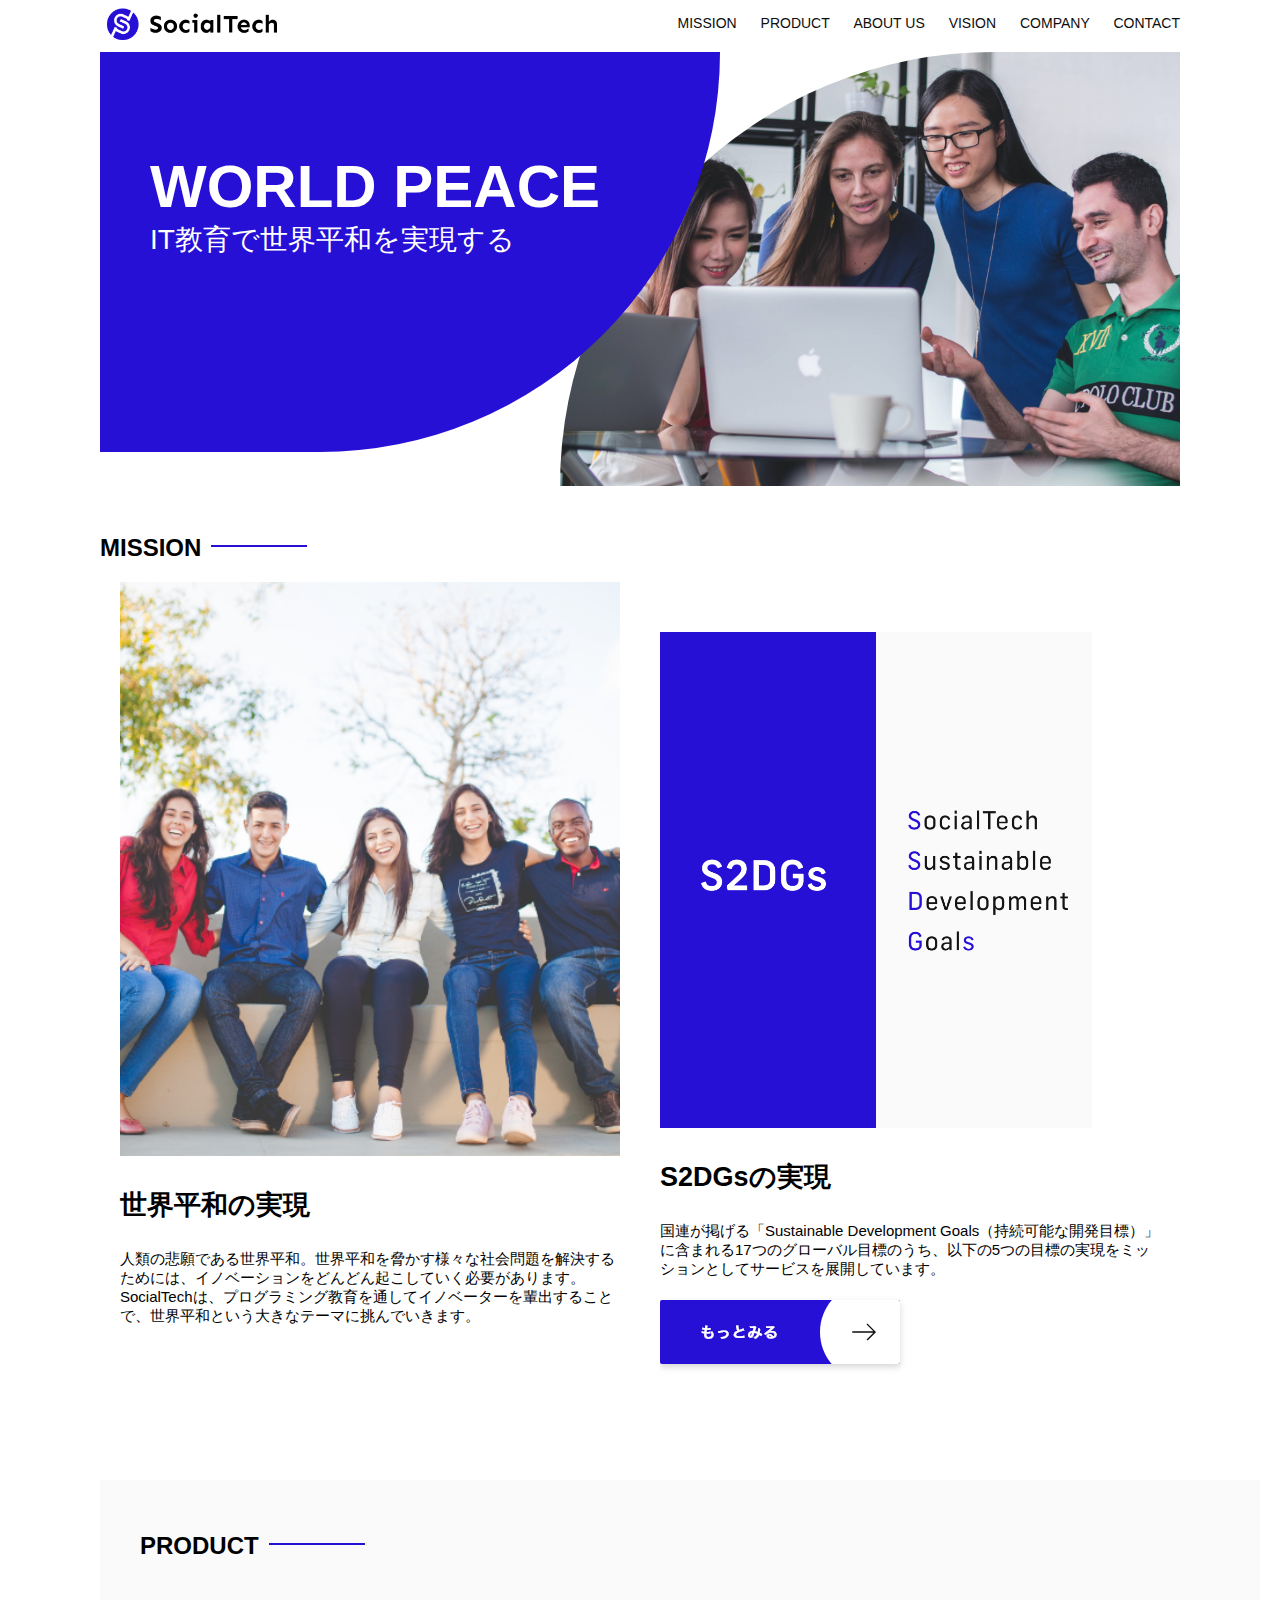
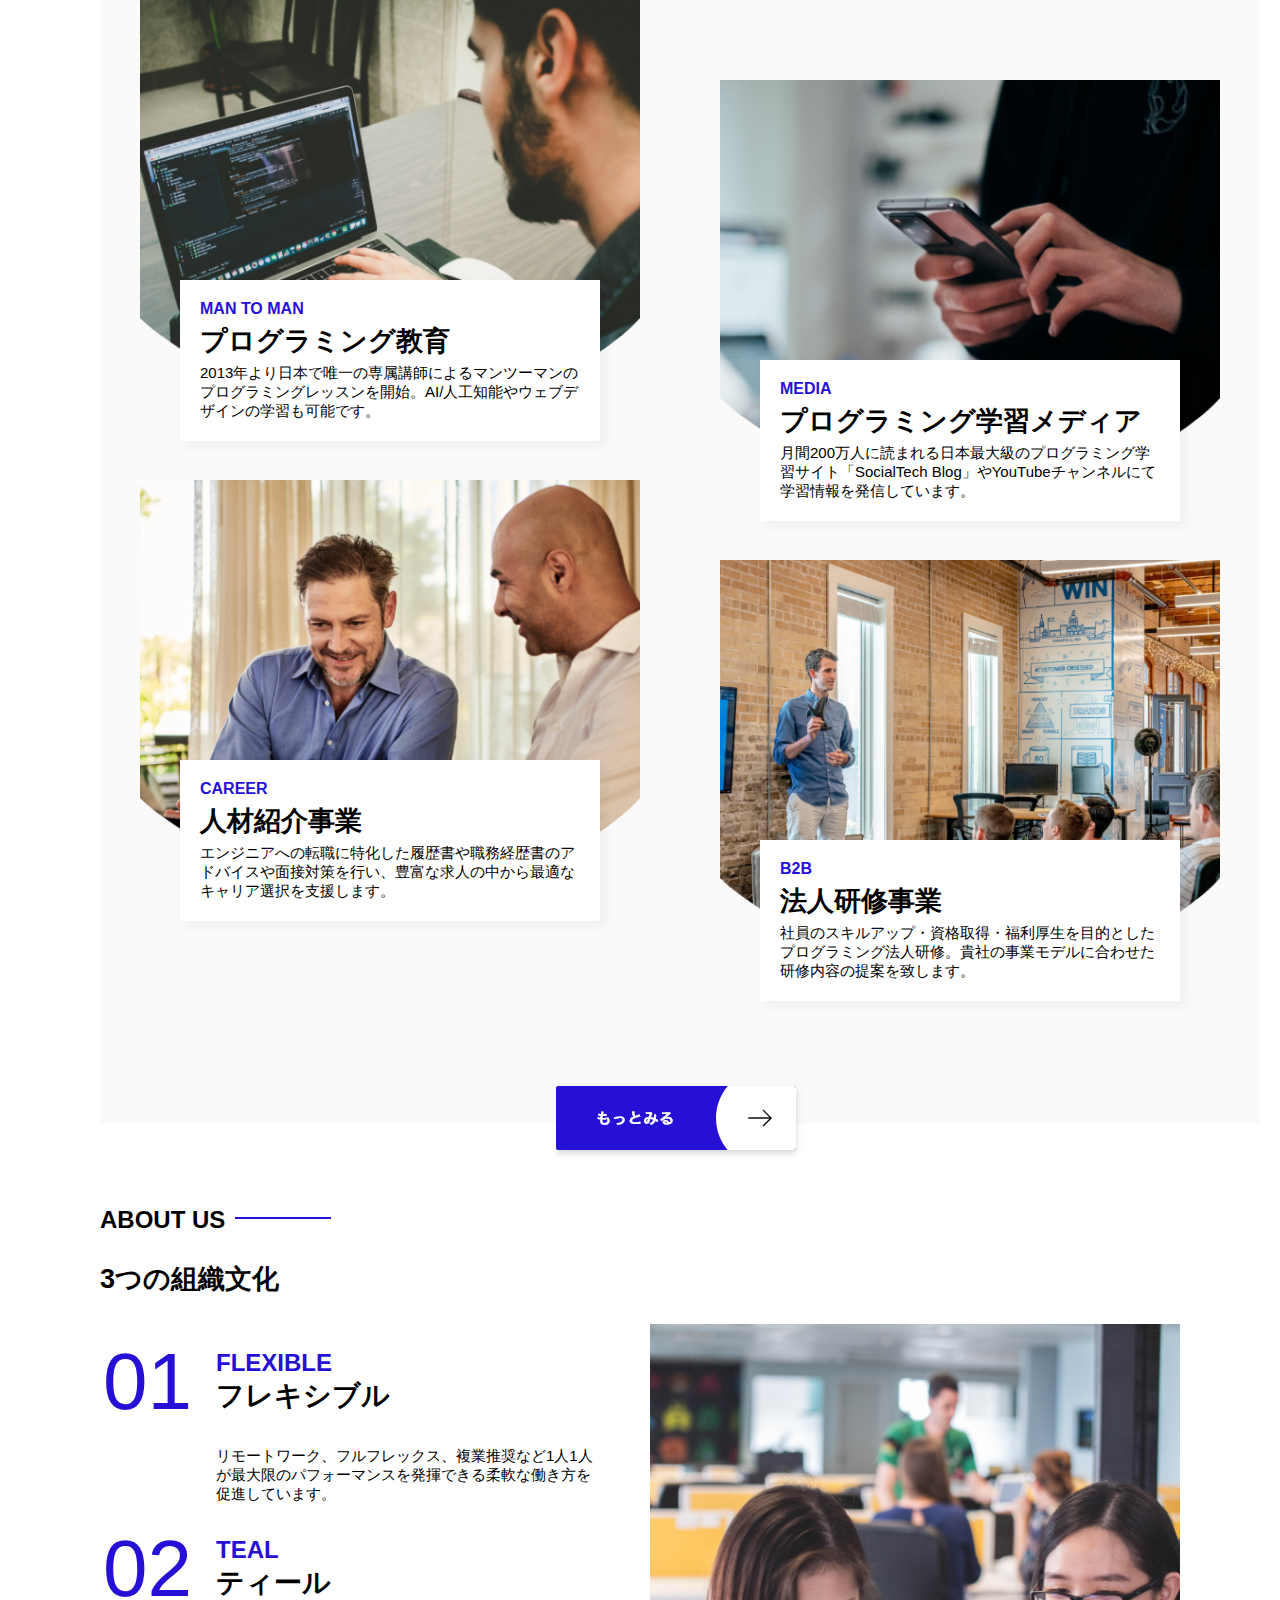
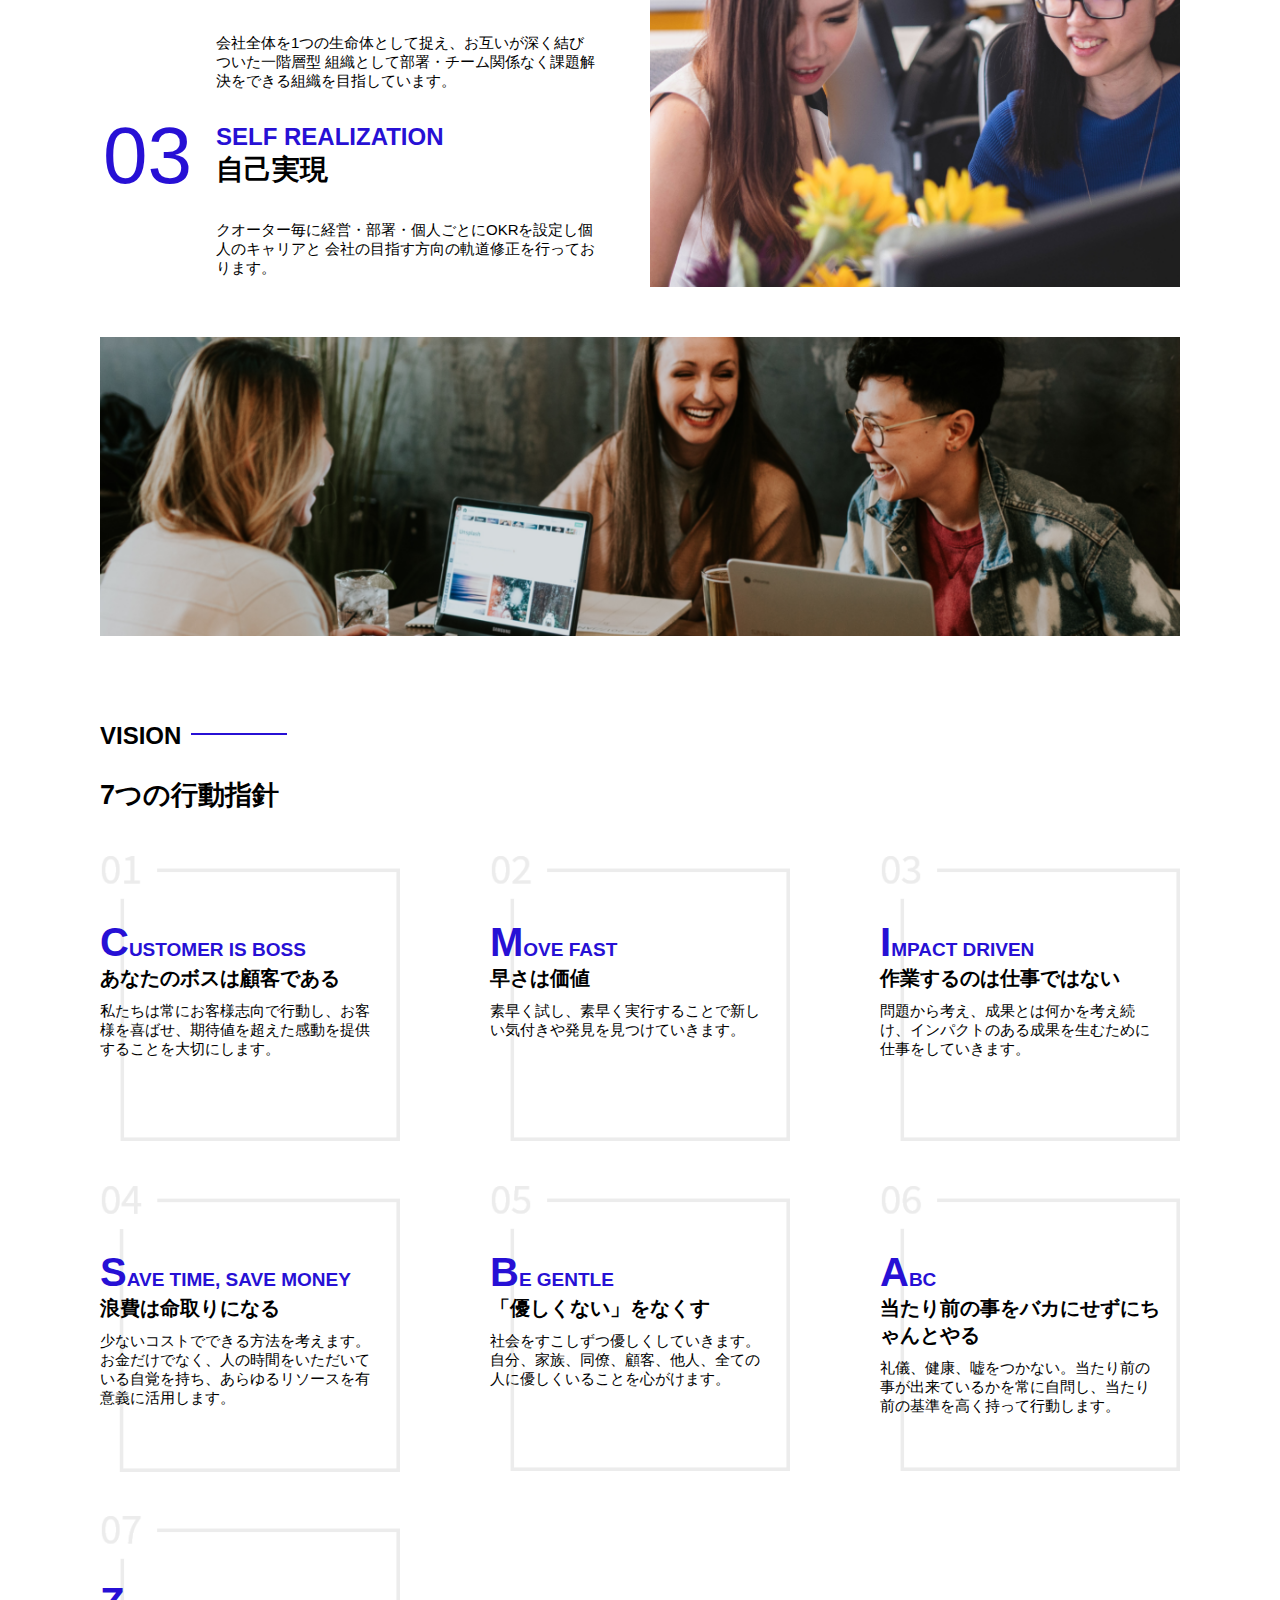
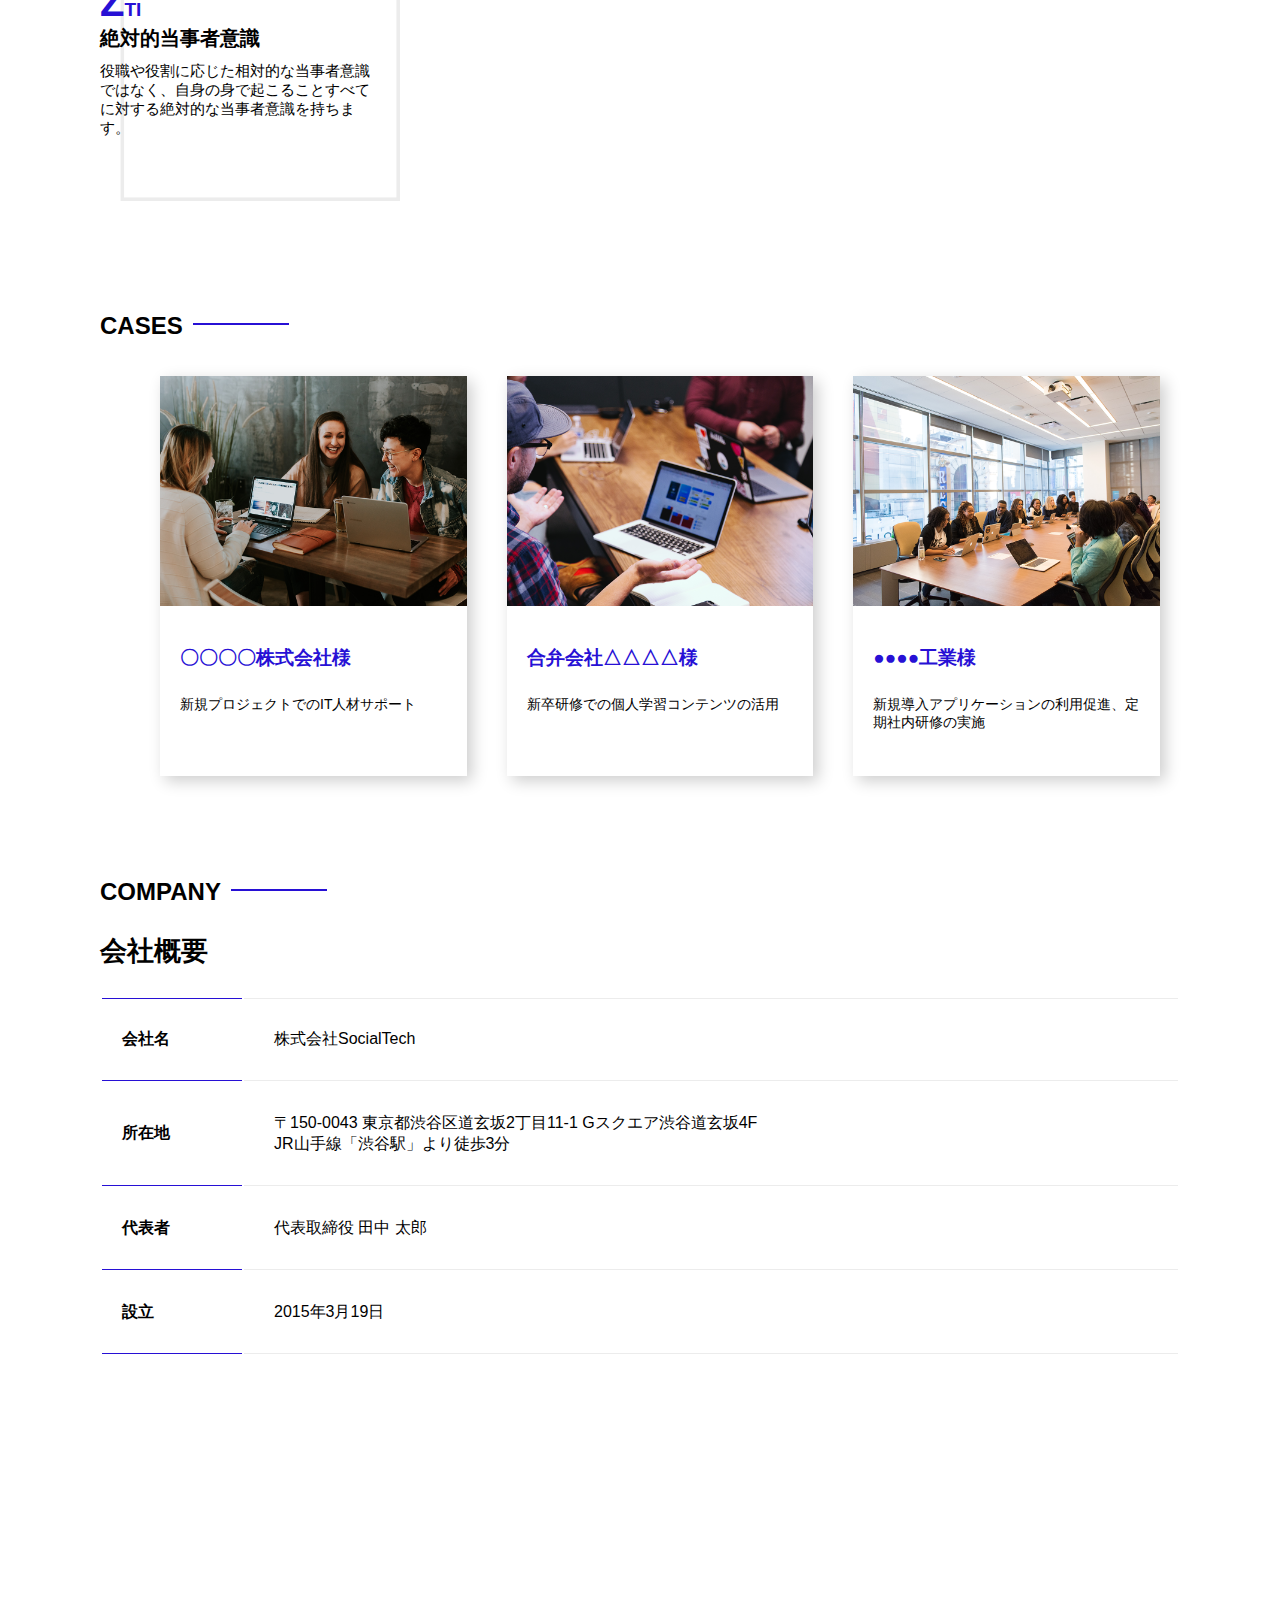
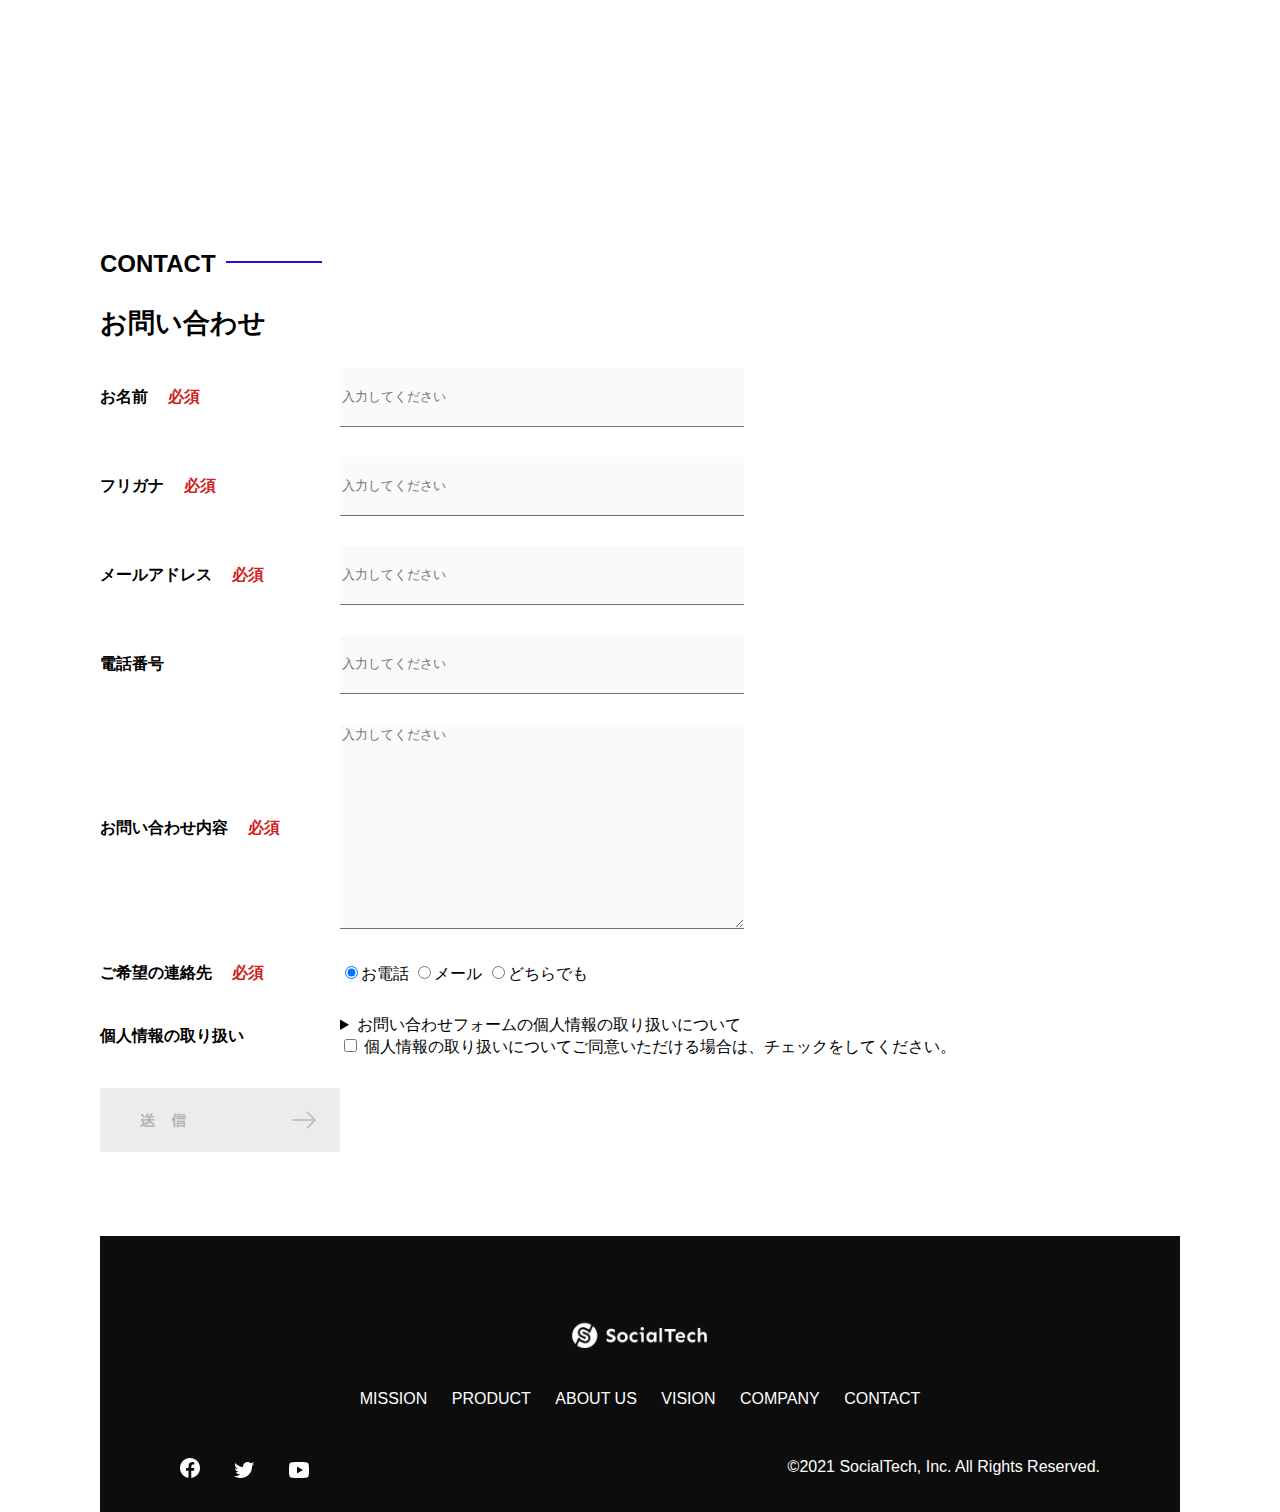
<file: index.html>
<!DOCTYPE html>
<html>
  <head>
    <title>SocialTech</title>
    <meta charset="UTF-8" />
    <meta
      name="description"
      content="SocialTechはEdTech業界のリーディングカンパニーを目指します。"
    />
    <meta name="viewport" content="width=device-width, initial-scale=1.0" />
    <link rel="stylesheet" href="style.css" />
  </head>
  <body>
    <!-- ヘッダー -->
    <header>
      <!-- ロゴ -->
      <a href="index.html" id="logo"
        ><img src="images/logo.png" alt="トップページに戻る"
      /></a>

      <!-- PC用ナビゲーション -->
      <nav id="nav-pc">
        <a href="mission.html">MISSION</a>
        <a href="product.html">PRODUCT</a>
        <a href="index.html#aboutus">ABOUT US</a>
        <a href="index.html#vision">VISION</a>
        <a href="index.html#company">COMPANY</a>
        <a href="index.html#contact">CONTACT</a>
      </nav>
      <!-- スマホ用メニューボタン -->
      <img id="menu-sp" src="images/button-menu.png" alt="ナビゲーションを開く"
        onclick="document.getElementById('nav-sp').style.display = 'block'">
      <!-- スマホ用ナビゲーション -->
      <nav id="nav-sp">
        <img id="close" src="images/button-close.png" alt="ナビゲーションを閉じる"
          onclick="document.getElementById('nav-sp').style.display = 'none'">
        <a id="logo-sp" href="index.html" onclick="document.getElementById('nav-sp').style.display = 'none'"><img
            src="images/logo-sp.png" alt="トップページに戻る"></a>
        <a class="menu" href="mission.html" onclick="document.getElementById('nav-sp').style.display = 'none'">MISSION</a>
        <a class="menu" href="product.html" onclick="document.getElementById('nav-sp').style.display = 'none'">PRODUCT</a>
        <a class="menu" href="index.html#aboutus" onclick="document.getElementById('nav-sp').style.display = 'none'">ABOUT
          US</a>
        <a class="menu" href="index.html#vision" onclick="document.getElementById('nav-sp').style.display = 'none'">VISION</a>
        <a class="menu" href="index.html#company"
          onclick="document.getElementById('nav-sp').style.display = 'none'">COMPANY</a>
        <a class="menu" href="index.html#contact"
          onclick="document.getElementById('nav-sp').style.display = 'none'">CONTACT</a>
        <div id="sns">
          <a href="https://www.facebook.com/sejuku2013"><img src="images/button-facebook.png" alt="Facebookのリンク"></a>
          <a href="https://twitter.com/samuraijuku"><img src="images/button-twitter.png" alt="Twitterのリンク"></a>
          <a href="https://www.youtube.com/channel/UCCFOQO5aDK0xXam4cUQXT8g"><img src="images/button-youtube.png"
              alt="YouTubeのリンク"></a>
        </div>
      </nav>
    </header>
    <main>
      <article>
        <!-- メインビジュアル -->
        <section id="main-visual">
          <div id="main-message">
            <h1>WORLD PEACE</h1>
            <p>IT教育で世界平和を実現する</p>
          </div>
          <img
            src="images/index/index-main.png"
            alt="PCの周りに集まる多国籍の仲間たち"
          />
        </section>
        <!--ミッション-->
        <section id="mission">
          <h2 class="index-h2">MISSION</h2>
          <div id="mission-flex">
            <div>
              <img
                id="mission-photo"
                src="images/index/index-mission.png"
                alt="屋外のベンチで写真を撮影する多国籍の仲間たち"
              />
              <h3>世界平和の実現</h3>
              <p>
                人類の悲願である世界平和。世界平和を脅かす様々な社会問題を解決するためには、イノベーションをどんどん起こしていく必要があります。SocialTechは、プログラミング教育を通してイノベーターを輩出することで、世界平和という大きなテーマに挑んでいきます。
              </p>
            </div>
            <div>
              <img id="s2dgs" src="images/index/s2dgs.png" alt="S2DGs" />
              <h3>S2DGsの実現</h3>
              <p>
                国連が掲げる「Sustainable Development
                Goals（持続可能な開発目標）」に含まれる17つのグローバル目標のうち、以下の5つの目標の実現をミッションとしてサービスを展開しています。
              </p>
              <a href="mission.html">
                <img src="images/button-more.png" alt="もっとみる" />
              </a>
            </div>
          </div>
        </section>
        <!-- プロダクト -->
        <section id="product">
          <h2 class="index-h2">PRODUCT</h2>
          <div>
            <div id="product-left">
              <div>
                <img
                  class="product-photo"
                  src="images/index/index-mantoman.png"
                  alt="PCでコードを書く男性"
                />
                <div class="product-explain">
                  <span>MAN TO MAN</span>
                  <h3>プログラミング教育</h3>
                  <p>
                    2013年より日本で唯一の専属講師によるマンツーマンのプログラミングレッスンを開始。AI/人工知能やウェブデザインの学習も可能です。
                  </p>
                </div>
              </div>
              <div>
                <img
                  class="product-photo"
                  src="images/index/index-career.png"
                  alt="笑顔で話し合う2人の男性"
                />
                <div class="product-explain">
                  <span>CAREER</span>
                  <h3>人材紹介事業</h3>
                  <p>
                    エンジニアへの転職に特化した履歴書や職務経歴書のアドバイスや面接対策を行い、豊富な求人の中から最適なキャリア選択を支援します。
                  </p>
                </div>
              </div>
            </div>
            <div id="product-right">
              <div>
                <img
                  class="product-photo"
                  src="images/index/index-media.png"
                  alt="スマートフォンを操作する人"
                />
                <div class="product-explain">
                  <span>MEDIA</span>
                  <h3>プログラミング学習メディア</h3>
                  <p>
                    月間200万人に読まれる日本最大級のプログラミング学習サイト「SocialTech
                    Blog」やYouTubeチャンネルにて学習情報を発信しています。
                  </p>
                </div>
              </div>
              <div>
                <img
                  class="product-photo"
                  src="images/index/index-b2b.png"
                  alt="講演中の男性とそれを聴く人々"
                />
                <div class="product-explain">
                  <span>B2B</span>
                  <h3>法人研修事業</h3>
                  <p>
                    社員のスキルアップ・資格取得・福利厚生を目的としたプログラミング法人研修。貴社の事業モデルに合わせた研修内容の提案を致します。
                  </p>
                </div>
              </div>
            </div>
          </div>
          <div>
            <a id="product-more" href="product.html">
              <img src="images/button-more.png" alt="もっとみる" />
            </a>
          </div>
        </section>
        <!---ABOUT US-->
        <section id="aboutus">
          <h2 class="index-h2">ABOUT US</h2>
          <h3>3つの組織文化</h3>
          <div>
            <table class="culture-table">
              <tr>
                <td>
                  <span class="culture-num">01</span>
                </td>
                <td>
                  <span class="culture-en">FLEXIBLE</span>
                  <span class="culture-jp">フレキシブル</span>
                </td>
              </tr>
              <tr>
                <td>
                  <!--空のセル-->
                </td>
                <td>
                  <p class="culture-description">
                    リモートワーク、フルフレックス、複業推奨など1人1人が最大限のパフォーマンスを発揮できる柔軟な働き方を促進しています。
                  </p>
                </td>
              </tr>
              <tr>
                <td>
                  <span class="culture-num">02</span>
                </td>
                <td>
                  <span class="culture-en">TEAL</span>
                  <span class="culture-jp">ティール</span>
                </td>
              </tr>
              <tr>
                <td>
                  <!--空のセル-->
                </td>
                <td>
                  <p class="culture-description">
                    会社全体を1つの生命体として捉え、お互いが深く結びついた一階層型
                    組織として部署・チーム関係なく課題解決をできる組織を目指しています。
                  </p>
                </td>
              </tr>
              <tr>
                <td>
                  <span class="culture-num">03</span>
                </td>
                <td>
                  <span class="culture-en">SELF REALIZATION</span>
                  <span class="culture-jp">自己実現</span>
                </td>
              </tr>
              <tr>
                <td>
                  <!--空のセル-->
                </td>
                <td>
                  <p class="culture-description">
                    クオーター毎に経営・部署・個人ごとにOKRを設定し個人のキャリアと
                    会社の目指す方向の軌道修正を行っております。
                  </p>
                </td>
              </tr>
            </table>
            <img
              class="culture-img"
              src="images/index/index-aboutus1.png"
              alt="笑顔で話し合う2人の女性"
            />
          </div>
          <img
            class="culture-img2"
            src="images/index/index-aboutus2.png"
            alt="笑顔で話し合う3人の男女"
          />
        </section>
        <!-- VISION -->
        <section id="vision">
          <h2 class="index-h2">VISION</h2>
          <h3>7つの行動指針</h3>
          <div>
            <div class="vision-box">
              <img src="images/index/vision-01.png" alt="01" />
              <span>
                <h4>CUSTOMER IS BOSS</h4>
                <h5>あなたのボスは顧客である</h5>
                <p>
                  私たちは常にお客様志向で行動し、お客様を喜ばせ、期待値を超えた感動を提供することを大切にします。
                </p>
              </span>
            </div>
            <div class="vision-box">
              <img src="images/index/vision-02.png" alt="02" />
              <span>
                <h4>MOVE FAST</h4>
                <h5>早さは価値</h5>
                <p>
                  素早く試し、素早く実行することで新しい気付きや発見を見つけていきます。
                </p>
              </span>
            </div>
            <div class="vision-box">
              <img src="images/index/vision-03.png" alt="03" />
              <span>
                <h4>IMPACT DRIVEN</h4>
                <h5>作業するのは仕事ではない</h5>
                <p>
                  問題から考え、成果とは何かを考え続け、インパクトのある成果を生むために仕事をしていきます。
                </p>
              </span>
            </div>
            <div class="vision-box">
              <img src="images/index/vision-04.png" alt="04" />
              <span>
                <h4>SAVE TIME, SAVE MONEY</h4>
                <h5>浪費は命取りになる</h5>
                <p>
                  少ないコストでできる方法を考えます。お金だけでなく、人の時間をいただいている自覚を持ち、あらゆるリソースを有意義に活用します。
                </p>
              </span>
            </div>
            <div class="vision-box">
              <img src="images/index/vision-05.png" alt="05" />
              <span>
                <h4>BE GENTLE</h4>
                <h5>「優しくない」をなくす</h5>
                <p>
                  社会をすこしずつ優しくしていきます。自分、家族、同僚、顧客、他人、全ての人に優しくいることを心がけます。
                </p>
              </span>
            </div>
            <div class="vision-box">
              <img src="images/index/vision-06.png" alt="06" />
              <span>
                <h4>ABC</h4>
                <h5>当たり前の事をバカにせずにちゃんとやる</h5>
                <p>
                  礼儀、健康、嘘をつかない。当たり前の事が出来ているかを常に自問し、当たり前の基準を高く持って行動します。
                </p>
              </span>
            </div>
            <div class="vision-box">
              <img src="images/index/vision-07.png" alt="07" />
              <span>
                <h4>ZTI</h4>
                <h5>絶対的当事者意識</h5>
                <p>
                  役職や役割に応じた相対的な当事者意識ではなく、自身の身で起こることすべてに対する絶対的な当事者意識を持ちます。
                </p>
              </span>
            </div>
          </div>
        </section>
        <!-- CASES -->
        <section id="cases">
          <h2 class="index-h2">CASES</h2>
          <ul>
            <li class="case-card">
              <img class="case-img" src="images/index/case-1.png" alt="仲良く語り合う3人">
              <div class="case-info">
                <h4 class="case-name">〇〇〇〇株式会社様</h4>
                <p class="case-content">新規プロジェクトでのIT人材サポート</p>
              </div>
            </li>
            <li class="case-card">
              <img class="case-img" src="images/index/case-2.png" alt="PCでコンテンツを見る">
              <div class="case-info">
                <h4 class="case-name">合弁会社△△△△様</h4>
                <p class="case-content">新卒研修での個人学習コンテンツの活用</p>
              </div>
            </li>
            <li class="case-card">
              <img class="case-img" src="images/index/case-3.png" alt="社内研修中の会議室">
              <div class="case-info">
                <h4 class="case-name">●●●●工業様</h4>
                <p class="case-content">新規導入アプリケーションの利用促進、定期社内研修の実施</p>
              </div>
            </li>
          </ul>
        </section>
        <!-- COMPANY -->
        <section id="company">
          <h2 class="index-h2">COMPANY</h2>
          <h3>会社概要</h3>
          <table id="company-table">
            <tr>
              <th class="tableheader-first">会社名</th>
              <td class="cell-first">株式会社SocialTech</td>
            </tr>
            <tr>
              <th class="tableheader">所在地</th>
              <td class="cell">
                〒150-0043 東京都渋谷区道玄坂2丁目11-1 Gスクエア渋谷道玄坂4F<br />JR山手線「渋谷駅」より徒歩3分
              </td>
            </tr>
            <tr>
              <th class="tableheader">代表者</th>
              <td class="cell">代表取締役 田中 太郎</td>
            </tr>
            <tr>
              <th class="tableheader">設立</th>
              <td class="cell">2015年3月19日</td>
            </tr>
          </table>
          <iframe
            src="https://www.google.com/maps/embed?pb=!1m18!1m12!1m3!1d3241.7759544892483!2d139.69399665123464!3d35.65789123876098!2m3!1f0!2f0!3f0!3m2!1i1024!2i768!4f13.1!3m3!1m2!1s0x60188caa0042e8d1%3A0xba130bea826a7aa2!2z44CSMTUwLTAwNDMg5p2x5Lqs6YO95riL6LC35Yy66YGT546E5Z2C77yS5LiB55uu77yR77yR4oiS77yR!5e0!3m2!1sja!2sjp!4v1636872991912!5m2!1sja!2sjp"
            style="border: 0"
            allowfullscreen=""
            loading="lazy"
          >
          </iframe>
        </section>
        <!-- お問い合わせフォーム -->
        <section id="contact">
          <h2 class="index-h2">CONTACT</h2>
          <h3>お問い合わせ</h3>
          <form>
            <div>
              <div class="contact-heading">
                <label class="contact-label"
                  >お名前<span class="contact-span">必須</span></label
                >
              </div>
              <div class="contact-form">
                <input
                  type="text"
                  name="name"
                  placeholder="入力してください"
                  class="contact-textbox"
                />
              </div>
            </div>
            <div>
              <div class="contact-heading">
                <label class="contact-label"
                  >フリガナ<span class="contact-span">必須</span></label
                >
              </div>
              <div>
                <input
                  type="text"
                  name="hurigana"
                  placeholder="入力してください"
                  class="contact-textbox"
                />
              </div>
            </div>
            <div>
              <div class="contact-heading">
                <label class="contact-label"
                  >メールアドレス<span class="contact-span">必須</span></label
                >
              </div>
              <div>
                <input
                  type="text"
                  name="email"
                  placeholder="入力してください"
                  class="contact-textbox"
                />
              </div>
            </div>
            <div>
              <div class="contact-heading">
                <label class="contact-label">電話番号</label>
              </div>
              <div>
                <input
                  type="text"
                  name="tel"
                  placeholder="入力してください"
                  class="contact-textbox"
                />
              </div>
            </div>
            <div>
              <div class="contact-heading">
                <label class="contact-label"
                  >お問い合わせ内容<span class="contact-span">必須</span></label
                >
              </div>
              <div>
                <textarea
                  class="contact-textarea"
                  placeholder="入力してください"
                  name="message"
                ></textarea>
              </div>
            </div>
            <div>
              <div class="contact-heading">
                <label class="contact-label"
                  >ご希望の連絡先<span class="contact-span">必須</span></label
                >
              </div>
              <div>
                <input
                  class="radiobutton"
                  type="radio"
                  value="tel"
                  name="contact"
                  checked
                /><label>お電話</label>
                <input
                  class="radiobutton"
                  type="radio"
                  value="mail"
                  name="contact"
                /><label>メール</label>
                <input
                  class="radiobutton"
                  type="radio"
                  value="both"
                  name="contact"
                /><label>どちらでも</label>
              </div>
            </div>
            <div>
              <div class="contact-heading">
                <label class="contact-label">個人情報の取り扱い</label>
              </div>
              <div>
                <details>
                  <summary>
                    お問い合わせフォームの個人情報の取り扱いについて
                  </summary>
                  <div>
                    <span>１．組織の名称又は氏名</span><br />
                    株式会社SocialTech<br /><br />
                    <span
                      >２．個人情報保護管理者（若しくはその代理人）の氏名又は職名、所属及び連絡先
                      鈴木 一郎 コーポレート部</span
                    ><br />
                    メールアドレス：support@socialtech.net<br />
                    TEL：03-xxxx-xxxx<br />
                    <span>３．個人情報の利用目的</span><br />
                    ・本サービス及び本サービスに関連する情報の提供又はそれらに関する連絡のため<br />
                    ・ユーザーの本人確認のため<br />
                    ・当社サービスのご案内のため<br />
                    ・当社の商品等の広告または宣伝（電子メールによるものを含むものとします。）<br /><br />
                    <span>４．個人情報の取り扱い業務の委託</span><br />
                    個人情報の取扱業務の全部または一部を外部に業務委託する場合があります。<br />
                    その際、弊社は、個人情報を適切に保護できる管理体制を敷き実行していることを条件として<br />
                    委託先を厳選したうえで、機密保持契約を委託先と締結し、お客様の個人情報を厳密に管理させます。<br /><br />
                    <span>５．個人情報の開示等の請求</span><br />
                    お客様は、弊社に対してご自身の個人情報の開示等（利用目的の通知、開示、内容の訂正・追加・削除、利用の停止または消去、第三者への提供の停止）に関して、当社問合わせ窓口に申し出ることができます。<br />
                    その際、弊社はお客様ご本人を確認させていただいたうえで、合理的な期間内に対応いたします。<br /><br />
                    なお、個人情報に関する弊社問合わせ先は、次の通りです。<br /><br />
                    株式会社SocialTech　個人情報問合せ窓口<br />
                    〒150-0043　東京都渋谷区道玄坂2丁目11-1 Ｇスクエア渋谷道玄坂
                    4F<br />
                    メールアドレス：support@socialtech.net　TEL：03-xxxx-xxxx<br /><br />
                    <span>６．個人情報を提供されることの任意性について</span
                    ><br /><br />
                    お客様がご自身の個人情報を弊社に提供されるか否かは、お客様のご判断によりますが、もしご提供されない場合には、適切なサービスが提供できない場合がありますので予めご了承ください。
                  </div>
                </details>
                <input type="checkbox" name="agree" />
                <span
                  >個人情報の取り扱いについてご同意いただける場合は、チェックをしてください。</span
                >
              </div>
            </div>
            <input
              type="image"
              value="Submit"
              src="images/button-submit.png"
              alt="送信する"
            />
          </form>
        </section>
      </article>
      <footer>
        <div id="footer-logo">
          <img src="images/logo-sp.png" alt="SocialTech" />
        </div>
        <div id="footer-link">
          <a href="mission.html">MISSION</a>
          <a href="product.html">PRODUCT</a>
          <a href="index.html#aboutus">ABOUT US</a>
          <a href="index.html#vision">VISION</a>
          <a href="index.html#company">COMPANY</a>
          <a href="index.html#contact">CONTACT</a>
        </div>
        <div id="sns-footer">
          <a href="https://www.facebook.com/sejuku2013"
            ><img src="images/button-facebook.png" alt="Facebookのリンク"
          /></a>
          <a href="https://twitter.com/samuraijuku"
            ><img src="images/button-twitter.png" alt="Twitterのリンク"
          /></a>
          <a href="https://www.youtube.com/channel/UCCFOQO5aDK0xXam4cUQXT8g"
            ><img src="images/button-youtube.png" alt="YouTubeのリンク"
          /></a>
          <span id="copyright"
            >&copy;2021 SocialTech, Inc. All Rights Reserved.
          </span>
        </div>
      </footer>
    </main>
  </body>
</html>
</file>
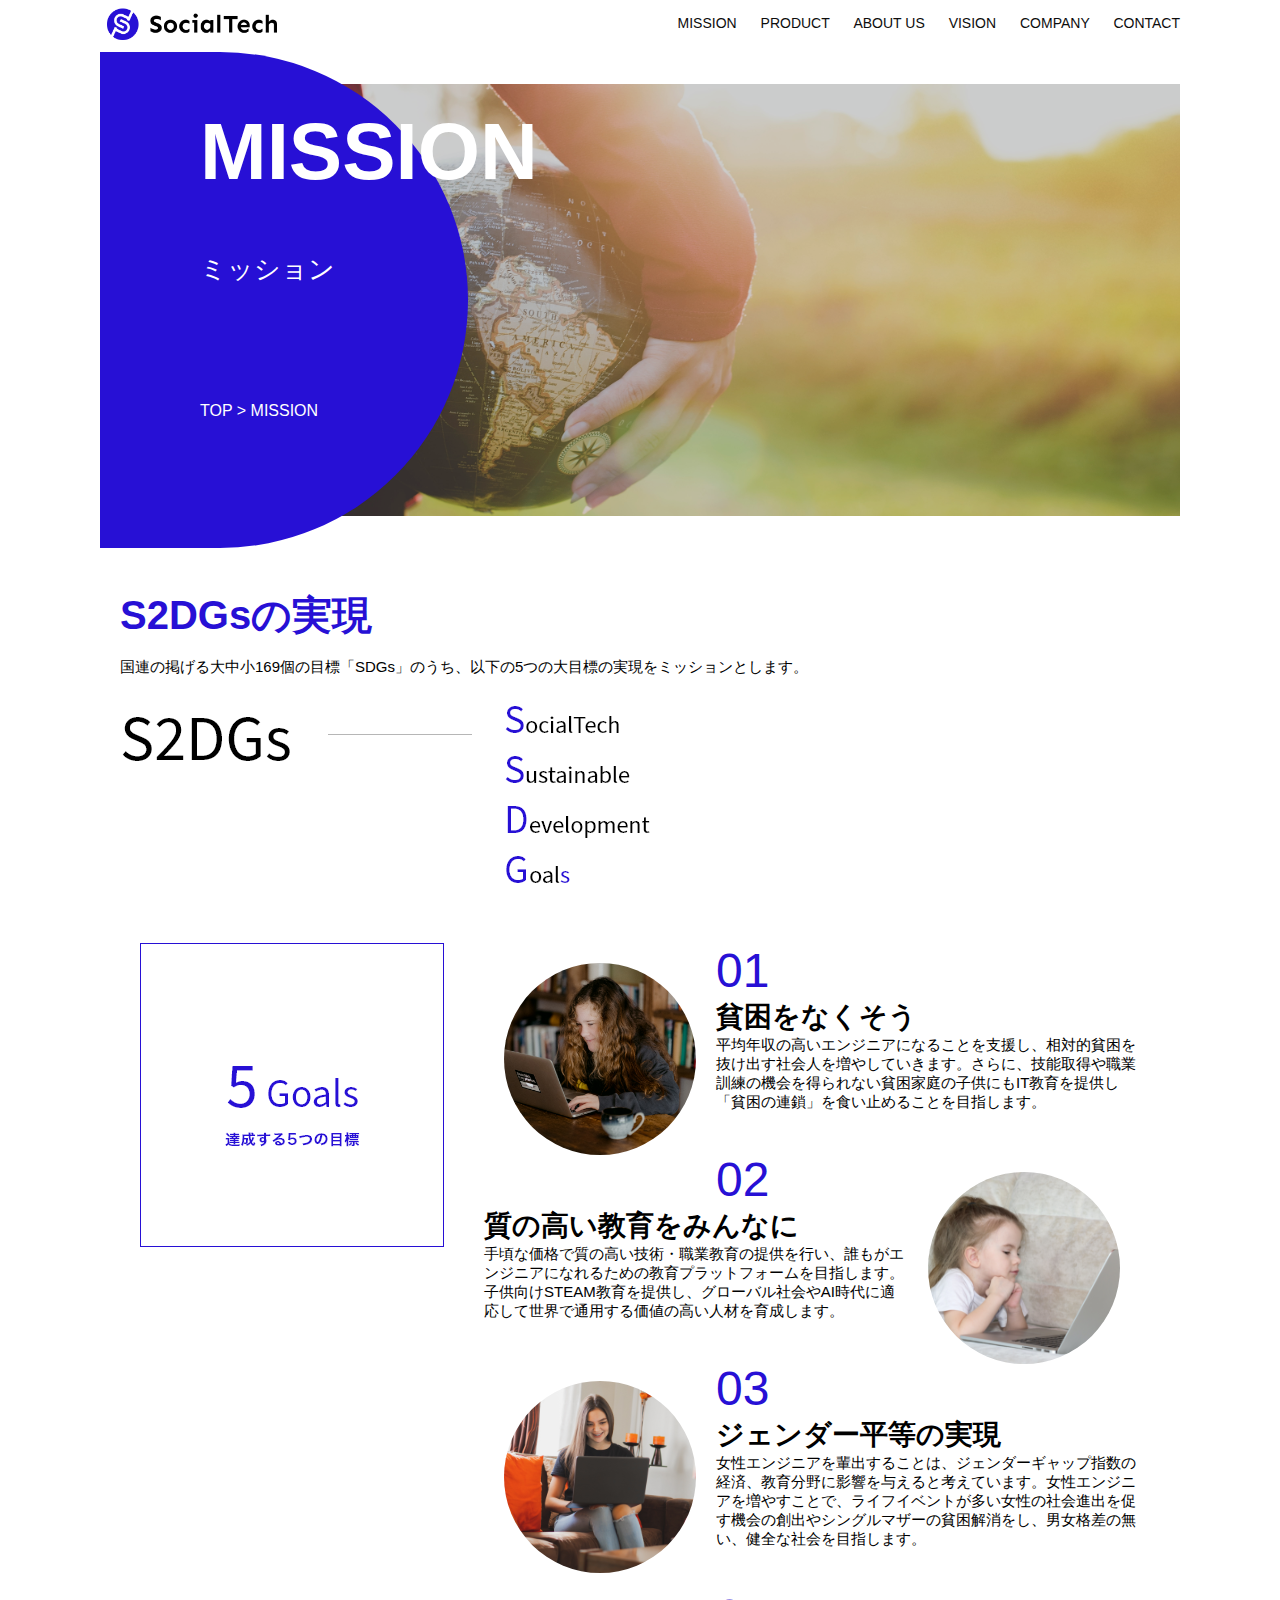
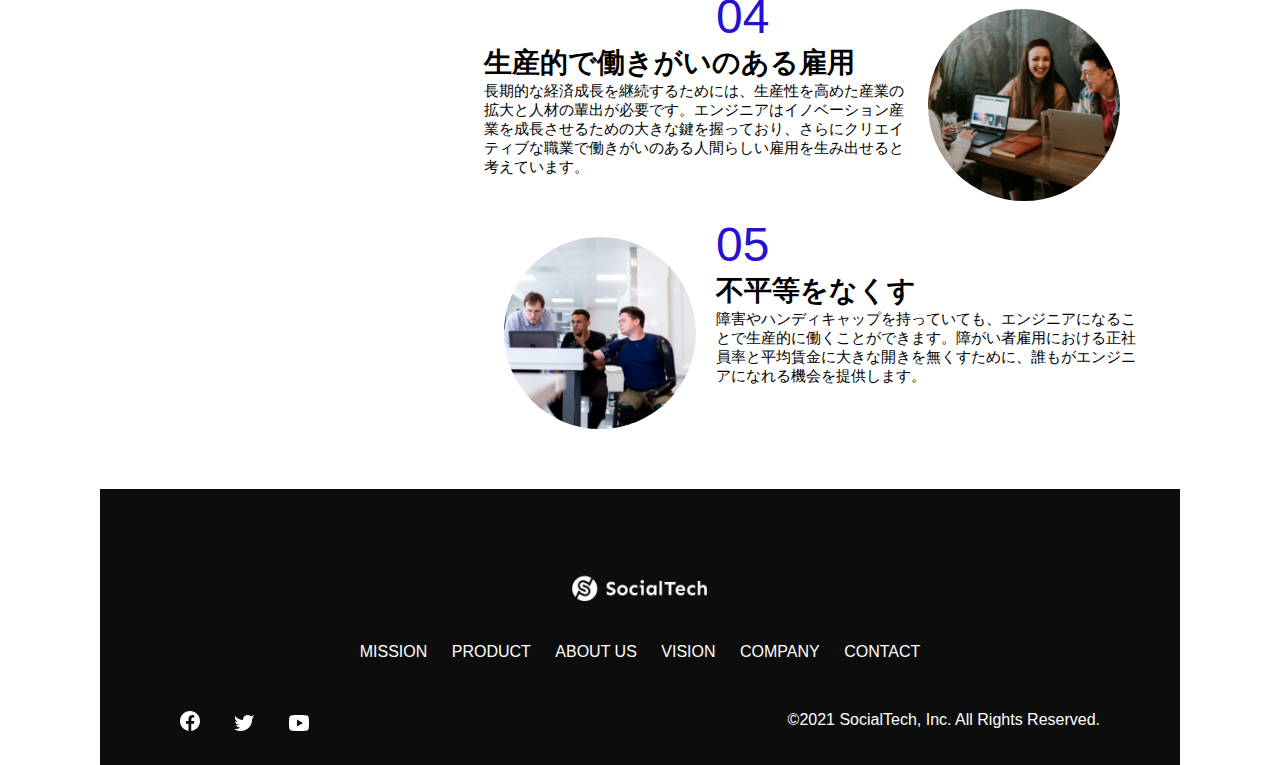
<file: mission.html>
<!DOCTYPE html>
<html lang="ja">
<head>
  <title>SocialTech - MISSION ミッション -</title>
  <meta charset="UTF-8">
  <meta name="description" content="SocialTechが目指す5つの目標（S2DGs）を紹介します">
  <meta name="viewport" content="width=device-width, initial-scale=1.0">
  <link rel="stylesheet" href="style.css">
</head>
<body>
  <header>
    <!-- ロゴ -->
    <a href="index.html" id="logo"><img src="images/logo.png" alt="トップページに戻る"></a>
  
    <!-- PC用ナビゲーション -->
    <nav id="nav-pc">
      <a href="mission.html">MISSION</a>
      <a href="product.html">PRODUCT</a>
      <a href="index.html#aboutus">ABOUT US</a>
      <a href="index.html#vision">VISION</a>
      <a href="index.html#company">COMPANY</a>
      <a href="index.html#contact">CONTACT</a>
    </nav>
  
    <!-- スマホ用メニューボタン -->
    <img id="menu-sp" src="images/button-menu.png" alt="ナビゲーションを開く"
      onclick="document.getElementById('nav-sp').style.display = 'block'">
  
    <!-- スマホ用ナビゲーション -->
    <nav id="nav-sp">
      <img id="close" src="images/button-close.png" alt="ナビゲーションを閉じる"
        onclick="document.getElementById('nav-sp').style.display = 'none'">
      <a id="logo-sp" href="index.html" onclick="document.getElementById('nav-sp').style.display = 'none'"><img
          src="images/logo-sp.png" alt="トップページに戻る"></a>
      <a class="menu" href="mission.html" onclick="document.getElementById('nav-sp').style.display = 'none'">MISSION</a>
      <a class="menu" href="product.html" onclick="document.getElementById('nav-sp').style.display = 'none'">PRODUCT</a>
      <a class="menu" href="index.html#aboutus" onclick="document.getElementById('nav-sp').style.display = 'none'">ABOUT
        US</a>
      <a class="menu" href="index.html#vision"
        onclick="document.getElementById('nav-sp').style.display = 'none'">VISION</a>
      <a class="menu" href="index.html#company"
        onclick="document.getElementById('nav-sp').style.display = 'none'">COMPANY</a>
      <a class="menu" href="index.html#contact"
        onclick="document.getElementById('nav-sp').style.display = 'none'">CONTACT</a>
      <div id="sns">
        <a href="https://www.facebook.com/sejuku2013"><img src="images/button-facebook.png" alt="Facebookのリンク"></a>
        <a href="https://twitter.com/samuraijuku"><img src="images/button-twitter.png" alt="Twitterのリンク"></a>
        <a href="https://www.youtube.com/channel/UCCFOQO5aDK0xXam4cUQXT8g"><img src="images/button-youtube.png"
            alt="YouTubeのリンク"></a>
      </div>
    </nav>
  </header>
  <main>
    <article>
      <section id="mission-main">
        <div id="mission-title">
          <h1>MISSION</h1>
          <span>ミッション</span>
          <div>TOP > MISSION</div>
        </div>
      </section>
      <section id="mission-s2dgs">
        <h2 class="mission-h2">S2DGsの実現</h2>
        <p>国連の掲げる大中小169個の目標「SDGs」のうち、以下の5つの大目標の実現をミッションとします。</p>
        <img src="images/mission/mission-s2dgs.png" alt="S2DGs">
      </section>
      <section id="mission-5goals">
        <div>
          <img id="s2dgs-image" src="images/mission/mission-5goals.png" alt="5Goals">
        </div>
        <div>
          <div>
            <img class="fivegoals-image-left" src="images/mission/mission-5goals01.png" alt="PCを操作する女の子">
            <span class="fivegoals-number">01</span>
            <h3 class="fivegoals-h3">貧困をなくそう</h3>
            <p class="fivegoals-p">
              平均年収の高いエンジニアになることを支援し、相対的貧困を抜け出す社会人を増やしていきます。さらに、技能取得や職業訓練の機会を得られない貧困家庭の子供にもIT教育を提供し「貧困の連鎖」を食い止めることを目指します。
            </p>
          </div>
        
          <div>
            <img class="fivegoals-image-right" src="images/mission/mission-5goals02.png" alt="PCを見つめる小さい女の子">
            <span class="fivegoals-number">02</span>
            <h3 class="fivegoals-h3">質の高い教育をみんなに</h3>
            <p class="fivegoals-p">
              手頃な価格で質の高い技術・職業教育の提供を行い、誰もがエンジニアになれるための教育プラットフォームを目指します。子供向けSTEAM教育を提供し、グローバル社会やAI時代に適応して世界で通用する価値の高い人材を育成します。
            </p>
          </div>
        
          <div>
            <img class="fivegoals-image-left" src="images/mission/mission-5goals03.png" alt="PCを操作する女性">
            <span class="fivegoals-number">03</span>
            <h3 class="fivegoals-h3">ジェンダー平等の実現</h3>
            <p class="fivegoals-p">
              女性エンジニアを輩出することは、ジェンダーギャップ指数の経済、教育分野に影響を与えると考えています。女性エンジニアを増やすことで、ライフイベントが多い女性の社会進出を促す機会の創出やシングルマザーの貧困解消をし、男女格差の無い、健全な社会を目指します。
            </p>
          </div>
        
          <div>
            <img class="fivegoals-image-right" src="images/mission/mission-5goals04.png" alt="笑顔で話し合う3人の男女">
            <span class="fivegoals-number">04</span>
            <h3 class="fivegoals-h3">生産的で働きがいのある雇用</h3>
            <p class="fivegoals-p">
              長期的な経済成長を継続するためには、生産性を高めた産業の拡大と人材の輩出が必要です。エンジニアはイノベーション産業を成長させるための大きな鍵を握っており、さらにクリエイティブな職業で働きがいのある人間らしい雇用を生み出せると考えています。
            </p>
          </div>
        
          <div>
            <img class="fivegoals-image-left" src="images/mission/mission-5goals05.png" alt="障害を持つ男性が生き生きと働く様子">
            <span class="fivegoals-number">05</span>
            <h3 class="fivegoals-h3">不平等をなくす</h3>
            <p class="fivegoals-p">
              障害やハンディキャップを持っていても、エンジニアになることで生産的に働くことができます。障がい者雇用における正社員率と平均賃金に大きな開きを無くすために、誰もがエンジニアになれる機会を提供します。
            </p>
          </div>
        </div>
      </section>
    </article>
    <footer>
      <div id="footer-logo">
        <img src="images/logo-sp.png" alt="SocialTech">
      </div>
      <div id="footer-link">
        <a href="mission.html">MISSION</a>
        <a href="product.html">PRODUCT</a>
        <a href="index.html#aboutus">ABOUT US</a>
        <a href="index.html#vision">VISION</a>
        <a href="index.html#company">COMPANY</a>
        <a href="index.html#contact">CONTACT</a>
      </div>
      <div id="sns-footer">
        <a href="https://www.facebook.com/sejuku2013"><img src="images/button-facebook.png" alt="Facebookのリンク"></a>
        <a href="https://twitter.com/samuraijuku"><img src="images/button-twitter.png" alt="Twitterのリンク"></a>
        <a href="https://www.youtube.com/channel/UCCFOQO5aDK0xXam4cUQXT8g"><img src="images/button-youtube.png"
            alt="YouTubeのリンク"></a>
        <span id="copyright">&copy;2021 SocialTech, Inc. All Rights Reserved. </span>
      </div>
    </footer>
  </main>
</body>
</html>
</file>
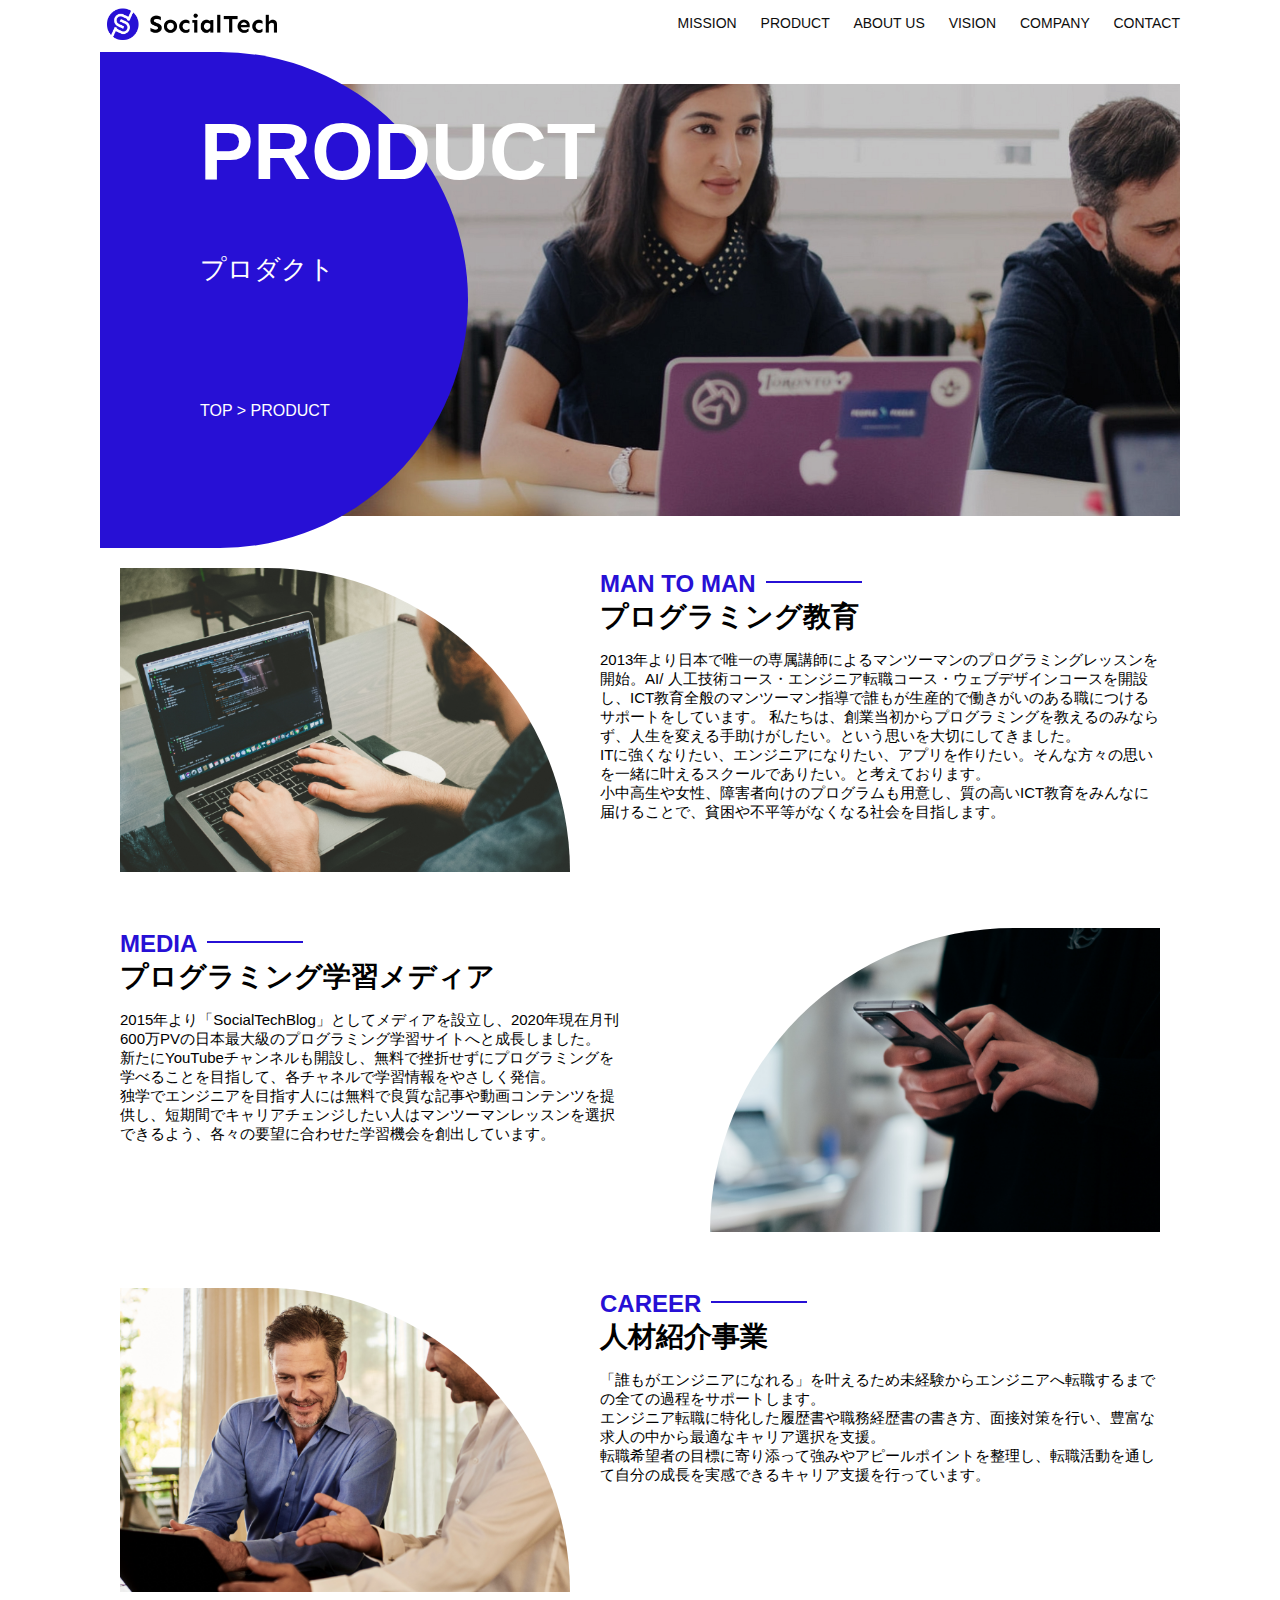
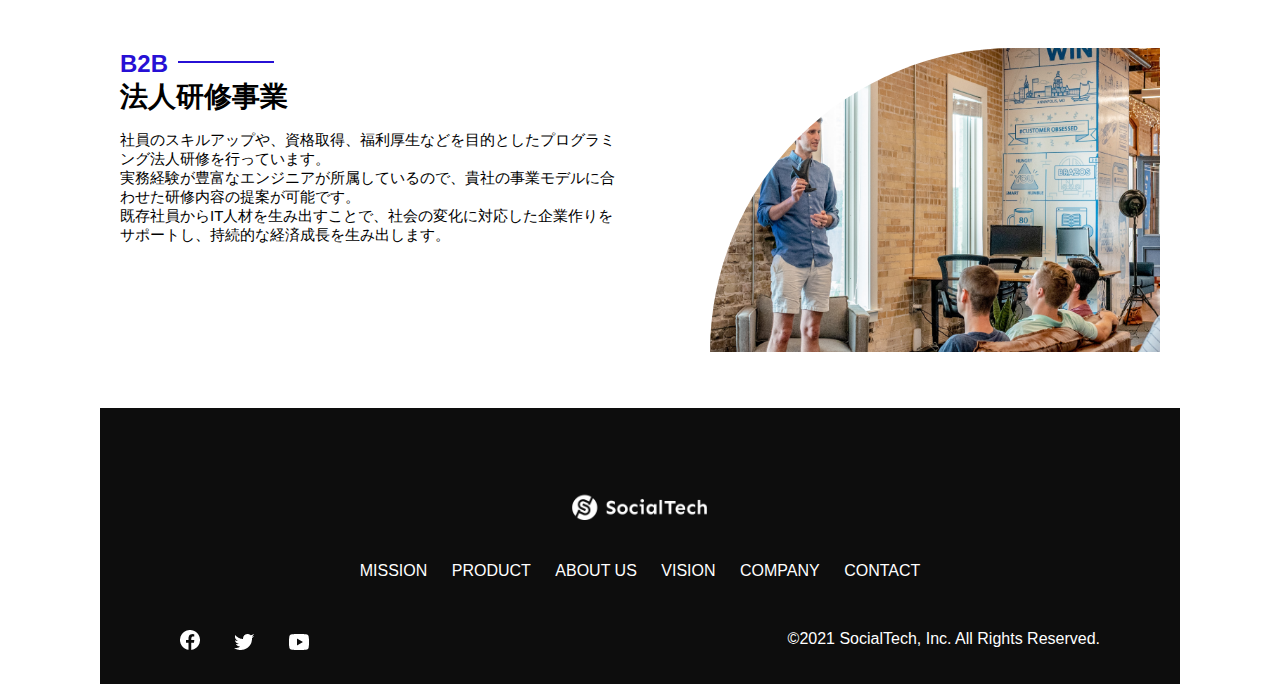
<file: product.html>
<!DOCTYPE html>
<html lang="ja">
<head>
  <title>SocialTech -PRODUCT プロダクト-</title>
  <meta charset="UTF-8">
  <meta name="description" content="SocialTechの4つのプロダクトを紹介します">
  <meta name="viewport" content="width=device-width, initial-scale=1.0">
  <link rel="stylesheet" href="style.css">
</head>
<body>
  <!-- ヘッダー -->
  <header>
    <!-- ロゴ -->
    <a href="index.html" id="logo"><img src="images/logo.png" alt="トップページに戻る"></a>
  
    <!-- PC用ナビゲーション -->
    <nav id="nav-pc">
      <a href="mission.html">MISSION</a>
      <a href="product.html">PRODUCT</a>
      <a href="index.html#aboutus">ABOUT US</a>
      <a href="index.html#vision">VISION</a>
      <a href="index.html#company">COMPANY</a>
      <a href="index.html#contact">CONTACT</a>
    </nav>
  
    <!-- スマホ用メニューボタン -->
    <img id="menu-sp" src="images/button-menu.png" alt="ナビゲーションを開く"
      onclick="document.getElementById('nav-sp').style.display = 'block'">
  
    <!-- スマホ用ナビゲーション -->
    <nav id="nav-sp">
      <img id="close" src="images/button-close.png" alt="ナビゲーションを閉じる"
        onclick="document.getElementById('nav-sp').style.display = 'none'">
      <a id="logo-sp" href="index.html" onclick="document.getElementById('nav-sp').style.display = 'none'"><img
          src="images/logo-sp.png" alt="トップページに戻る"></a>
      <a class="menu" href="mission.html" onclick="document.getElementById('nav-sp').style.display = 'none'">MISSION</a>
      <a class="menu" href="product.html" onclick="document.getElementById('nav-sp').style.display = 'none'">PRODUCT</a>
      <a class="menu" href="index.html#aboutus" onclick="document.getElementById('nav-sp').style.display = 'none'">ABOUT
        US</a>
      <a class="menu" href="index.html#vision"
        onclick="document.getElementById('nav-sp').style.display = 'none'">VISION</a>
      <a class="menu" href="index.html#company"
        onclick="document.getElementById('nav-sp').style.display = 'none'">COMPANY</a>
      <a class="menu" href="index.html#contact"
        onclick="document.getElementById('nav-sp').style.display = 'none'">CONTACT</a>
      <div id="sns">
        <a href="https://www.facebook.com/sejuku2013"><img src="images/button-facebook.png" alt="Facebookのリンク"></a>
        <a href="https://twitter.com/samuraijuku"><img src="images/button-twitter.png" alt="Twitterのリンク"></a>
        <a href="https://www.youtube.com/channel/UCCFOQO5aDK0xXam4cUQXT8g"><img src="images/button-youtube.png"
            alt="YouTubeのリンク"></a>
      </div>
    </nav>
  </header>
  <main>
    <article>
      <section id="product-main">
        <div id="product-title">
          <h1>PRODUCT</h1>
          <span>プロダクト</span>
          <div>TOP > PRODUCT</div>
        </div>
      </section>
      <section class="product-section1">
        <img src="images/product/product-mantoman.png" alt="PCでコードを書く男性">
        <div>
          <h2 class="product-h2">MAN TO MAN</h2>
          <h3 class="product-h3">プログラミング教育</h3>
          <p>
            2013年より日本で唯一の専属講師によるマンツーマンのプログラミングレッスンを開始。AI/ 人工技術コース・エンジニア転職コース・ウェブデザインコースを開設し、ICT教育全般のマンツーマン指導で誰もが生産的で働きがいのある職につけるサポートをしています。
            私たちは、創業当初からプログラミングを教えるのみならず、人生を変える手助けがしたい。という思いを大切にしてきました。<br>ITに強くなりたい、エンジニアになりたい、アプリを作りたい。そんな方々の思いを一緒に叶えるスクールでありたい。と考えております。<br>小中高生や女性、障害者向けのプログラムも用意し、質の高いICT教育をみんなに届けることで、貧困や不平等がなくなる社会を目指します。
          </p>
        </div>
      </section>
      <section class="product-section2">
        <div>
          <h2 class="product-h2">MEDIA</h2>
          <h3 class="product-h3">プログラミング学習メディア</h3>
          <p>
            2015年より「SocialTechBlog」としてメディアを設立し、2020年現在月刊600万PVの日本最大級のプログラミング学習サイトへと成長しました。<br>新たにYouTubeチャンネルも開設し、無料で挫折せずにプログラミングを学べることを目指して、各チャネルで学習情報をやさしく発信。<br>独学でエンジニアを目指す人には無料で良質な記事や動画コンテンツを提供し、短期間でキャリアチェンジしたい人はマンツーマンレッスンを選択できるよう、各々の要望に合わせた学習機会を創出しています。
          </p>
        </div>
        <img src="images/product/product-media.png" alt="スマートフォンを操作する人">
      </section>
      <section class="product-section1">
        <img src="images/product/product-career.png" alt="笑顔で話し合う2人の男性">
        <div>
          <h2 class="product-h2">CAREER</h2>
          <h3 class="product-h3">人材紹介事業</h3>
          <p>
            「誰もがエンジニアになれる」を叶えるため未経験からエンジニアへ転職するまでの全ての過程をサポートします。<br>エンジニア転職に特化した履歴書や職務経歴書の書き方、面接対策を行い、豊富な求人の中から最適なキャリア選択を支援。<br>転職希望者の目標に寄り添って強みやアピールポイントを整理し、転職活動を通して自分の成長を実感できるキャリア支援を行っています。<br>
          </p>
        </div>
      </section>
      <section class="product-section2">
        <div>
          <h2 class="product-h2">B2B</h2>
          <h3 class="product-h3">法人研修事業</h3>
          <p>
            社員のスキルアップや、資格取得、福利厚生などを目的としたプログラミング法人研修を行っています。<br>実務経験が豊富なエンジニアが所属しているので、貴社の事業モデルに合わせた研修内容の提案が可能です。<br>既存社員からIT人材を生み出すことで、社会の変化に対応した企業作りをサポートし、持続的な経済成長を生み出します。
          </p>
        </div>
        <img src="images/product/product-b2b.png" alt="講演中の男性とそれを聴く人々">
      </section>
    </article>
    <footer>
      <div id="footer-logo">
        <img src="images/logo-sp.png" alt="SocialTech">
      </div>
      <div id="footer-link">
        <a href="mission.html">MISSION</a>
        <a href="product.html">PRODUCT</a>
        <a href="index.html#aboutus">ABOUT US</a>
        <a href="index.html#vision">VISION</a>
        <a href="index.html#company">COMPANY</a>
        <a href="index.html#contact">CONTACT</a>
      </div>
      <div id="sns-footer">
        <a href="https://www.facebook.com/sejuku2013"><img src="images/button-facebook.png" alt="Facebookのリンク"></a>
        <a href="https://twitter.com/samuraijuku"><img src="images/button-twitter.png" alt="Twitterのリンク"></a>
        <a href="https://www.youtube.com/channel/UCCFOQO5aDK0xXam4cUQXT8g"><img src="images/button-youtube.png"
            alt="YouTubeのリンク"></a>
        <span id="copyright">&copy;2021 SocialTech, Inc. All Rights Reserved. </span>
      </div>
    </footer>
  </main>
</body>
</html>
</file>
<file: style.css>
/* PC、スマホ共通スタイル */
body {
  font-family: "Source Sans Pro", "Hiragino Kaku Gothic ProN", Meiryo, Arial,
    sans-serif;
}

p {
  font-size: 15px;
}

/*================
PC用のスタイル 
=================*/
@media screen and (min-width: 768px) {
  /* 横幅設定 */
  body {
    max-width: 1080px;
    min-width: 960px;
    margin: 0 auto 0 auto;
  }

  /* ヘッダー */
  header {
    display: flex;
    justify-content: space-between;
  }

  /* ナビゲーションのレイアウト */
  #nav-pc {
    text-align: right;
    font-size: 14px;
    padding-top: 15px;
  }

  /* ナビゲーションのリンクの装飾設定 */
  #nav-pc>a {
    text-decoration: none;
    margin-left: 20px;
  }

  #nav-pc>a:link {
    color: #0d0d0d;
  }

  #nav-pc>a:visited {
    color: #0d0d0d;
  }

  #nav-pc>a:hover {
    color: #0d0d0d;
    text-decoration: underline;
  }

  #nav-pc>a:active {
    color: #0d0d0d;
  }

  #nav-sp,
  #menu-sp {
    display: none;
  }

  /* メインビジュアル*/
  #main-visual {
    position: relative;
    height: 400px;
  }

  #main-message {
    position: absolute;
    top: 0;
    left: 0;
    background-color: #2710d5;
    color: #ffffff;
    border-radius: 0 0 476px 0;
    max-width: 620px;
    height: 100%;
    width: 100%;
    z-index: 11;
  }

  #main-message>h1 {
    font-size: 60px;
    font-weight: bold;
    margin: 100px 0 0 50px;
  }

  #main-message>p {
    font-size: 28px;
    margin: 0 0 0 50px;
  }

  #main-visual>img {
    max-width: 620px;
    border-radius: 476px 0 0 0;
    position: absolute;
    top: 0;
    right: 0;
    z-index: 10;
  }

  /* 見出し */
  h2 {
    margin: 40px 0 0 0;
  }

  h2::after {
    content: url("images/line.png");
    margin-left: 10px;
  }

  h3 {
    font-size: 27px;
  }

  /* ミッション */
  #mission {
    margin: 80px auto 80px auto;
    width: 100%;
  }

  #mission-flex {
    width: 100%;
    display: flex;
  }

  #mission-flex>div {
    width: 50%;
    margin: 20px;
  }

  #mission-photo {
    width: 100%;
  }

  #s2dgs {
    margin-top: 50px;
  }

  /* プロダクト */
  #product {
    background-color: #fafafa;
    width: 100%;
    margin: 80px 0 80px 0;
    padding: 10px 40px 0px 40px;
  }

  /* 外枠 */
  #product>div {
    margin-top: 40px;
    display: flex;
  }

  /* 左のカラム */
  #product-left {
    width: 50%;
    margin-right: 20px;
  }

  /* 右のカラム */
  #product-right {
    width: 50%;
    margin-left: 20px;
    margin-top: 80px;
  }

  /* 画像＋説明の枠 */
  #product-left>div {
    position: relative;
    height: 480px;
    margin-right: 20px;
  }

  #product-right>div {
    position: relative;
    height: 480px;
    margin-left: 20px;
  }

  /* 画像 */
  .product-photo {
    width: 100%;
  }

  /* 説明文の枠 */
  .product-explain {
    background-color: #ffffff;
    position: absolute;
    left: 0;
    top: 280px;
    margin: 0 40px 0 40px;
    padding: 20px;
    box-shadow: 5px 5px 10px rgba(0, 0, 0, 0.05);
  }

  /* 説明文の英語 */
  .product-explain>span {
    color: #2710d5;
    font-weight: bold;
    font-size: 16px;
    margin: 0;
  }

  /* 説明文の見出し */
  .product-explain>h3 {
    margin: 5px 0 5px 0;
  }

  /* 説明文 */
  .product-explain>p {
    margin: 0;
  }

  /* 「もっとみる」ボタン */
  #product-more {
    margin: 0 auto -42px auto;
  }

  /* ABOUT US */
  #aboutus {
    margin: 80px auto 80px auto;
  }

  /* 3つの組織文化と画像を入れる枠 */
  #aboutus>div {
    display: flex;
  }

  /* 画像 */
  .culture-img {
    width: 100%;
    align-self: flex-start;
  }

  .culture-img2 {
    margin-top: 50px;
    width: 100%;
  }

  /* 3つの組織文化の表 */
  .culture-table {
    max-width: 500px;
    margin-right: 50px;
  }

  /* 番号 */
  .culture-num {
    font-size: 80px;
    color: #2710d5;
    margin: 0 20px 0 0;
  }

  /* 組織文化英語 */
  .culture-en {
    color: #2710d5;
    font-weight: bold;
    font-size: 24px;
    display: block;
  }

  /* 組織文化日本語 */
  .culture-jp {
    font-size: 28px;
    font-weight: bold;
  }

  /* 説明文 */
  .culture-description {
    margin: 0;
  }

  /* ビジョン */
  #vision {
    margin: 80px auto 80px auto;
  }

  /* セクション内の外枠 */
  #vision>div {
    width: 100%;
    display: flex;
    justify-content: space-between;
    flex-wrap: wrap;
  }

  /* 7つの行動指針の枠 */
  .vision-box {
    width: 300px;
    height: 300px;
    margin-bottom: 30px;
    position: relative;
  }

  .vision-box>img {
    width: 100%;
    height: auto;
    position: absolute;
    top: 0;
    left: 0;
    z-index: 30;
  }

  .vision-box>span {
    position: absolute;
    top: 0;
    left: 0;
    z-index: 31;
    margin-right: 20px;
  }

  .vision-box>span>h4 {
    color: #2710d5;
    font-size: 19px;
    margin: 80px 0 0 0;
    Ï
  }

  .vision-box>span>h4::first-letter {
    font-size: 40px;
  }

  .vision-box>span>h5 {
    font-size: 20px;
    margin: 0 0 0 0;
  }

  .vision-box>span>p {
    margin: 10px 0 0 0;
  }

  /* CASES */
  #cases {
    margin: 40px 0 40px 0;
    width: 100%;
  }

  #cases > ul {
    display: flex;
    list-style-type: none;
  }

  .case-card {
    width: 33%;
    margin: 20px;
    background-color: #FFFFFF;
    min-height: 400px;
    box-shadow: 5px 5px 15px rgba(0, 0, 0, 0.2);
  }

  .case-img {
    width: 100%;
  }

  .case-info {
    padding: 10px 20px 10px 20px;
  }

  .case-name {
    color: #2710d5;
    font-size: 19px;
  }

  .case-content {
    font-size: 14px;
  }

  /* 会社概要 */
  #company {
    margin: 80px auto 80px auto;
  }

  #company-table {
    width: 100%;
  }

  .tableheader {
    text-align: left;
    padding: 20px;
    border-bottom-color: #2710d5;
    border-bottom-width: 1px;
    border-bottom-style: solid;
    width: 100px;
  }

  .tableheader-first {
    text-align: left;
    padding: 20px;
    border-bottom-color: #2710d5;
    border-bottom-width: 1px;
    border-bottom-style: solid;
    border-top-color: #2710d5;
    border-top-width: 1px;
    border-top-style: solid;
    width: 100px;
  }

  .cell {
    padding: 30px;
    border-bottom-color: #ececec;
    border-bottom-width: 1px;
    border-bottom-style: solid;
  }

  .cell-first {
    padding: 30px;
    border-bottom-color: #ececec;
    border-bottom-width: 1px;
    border-bottom-style: solid;
    border-top-color: #ececec;
    border-top-width: 1px;
    border-top-style: solid;
  }

  #company>iframe {
    width: 100%;
    height: 368px;
    margin-top: 40px;
  }

  /* お問い合わせ */
  #contact {
    margin: 80px auto 80px auto;
  }

  /* 外枠 */
  #contact>form>div {
    display: flex;
    flex-direction: row;
    flex-wrap: wrap;
    padding-bottom: 30px;
  }

  /* 左列の見出し */
  .contact-heading {
    width: 240px;
    align-self: center;
  }

  /* 見出しのラベル */
  .contact-label {
    font-weight: bold;
  }

  /* 必須 */
  .contact-span {
    color: #ce2222;
    margin: 0 0 0 20px;
    font-weight: bold;
  }

  /* テキストボックス */
  .contact-textbox {
    border-top: 0;
    border-left: 0;
    border-right: 0;
    border-bottom-width: 1px;
    border-bottom-color: #707070;
    border-bottom-style: solid;
    background-color: #fafafa;
    width: 400px;
    height: 56px;
  }

  /* お問い合わせ内容のテキストエリア */
  .contact-textarea {
    border-top: 0;
    border-left: 0;
    border-right: 0;
    border-bottom-width: 1px;
    border-bottom-color: #707070;
    border-bottom-style: solid;
    background-color: #fafafa;
    width: 400px;
    height: 200px;
  }

  /* 個人情報の取り扱い */
  details {
    width: 700px;
  }

  details>div {
    background-color: #fafafa;
    padding: 20px;
  }

  details>div>span {
    font-weight: bold;
  }

  /* フッター */
  footer {
    background-color: #0d0d0d;
    text-align: center;
    padding: 80px 80px 30px 80px;
  }

  #footer-logo {
    margin-bottom: 30px;
  }

  #footer-link {
    margin-bottom: 50px;
  }
  #footer-link > a {
    text-decoration: none;
    margin: 10px;
  }
  #footer-link > a:link {
    color: #ffffff;
  }
  #footer-link > a:visited {
    color: #ffffff;
  }
  #footer-link > a:hover {
    color: #ffffff;
    text-decoration: underline;
  }
  #footer-link > a:active {
    color: #ffffff;
  }

  #sns-footer {
    text-align: left;
    width: 100%;
  }

  #sns-footer > a {
    margin-right: 30px;
  }

  #copyright {
    color: #ffffff;
    float: right;
  }

  /* mission.html用スタイル */
  /* ミッションのメインビジュアル */
  #mission-main {
    height: 496px;
    width: 100%;
    background-image: url("images/mission/mission-main.png");
    background-repeat: no-repeat;
    background-position-y: center;
  }

  #mission-title {
    background-color: #2710d5;
    width: 368px;
    color: #ffffff;
    height: 496px;
    border-radius: 0 248px 248px 0;
    position: relative;
  }

  #mission-title > h1 {
    position: absolute;
    top: 0;
    left: 100px;
    font-size: 80px;
  }

  #mission-title > span {
    position: absolute;
    top: 200px;
    left: 100px;
    font-size: 26px;
  }

  #mission-title > div {
    position: absolute;
    top: 350px;
    left: 100px;
    font-size: 16px;
  }

  #mission-s2dgs {
    width: 100%;
    margin: 20px;
  }

  .mission-h2 {
    color: #2710d5;
    font-size: 40px;
  }

  .mission-h2::after {
    content: none;
  }

  #mission-5goals {
    margin: 20px;
    display: flex;
  }

  #mission-5goals > div {
    flex-grow: 1;
    padding: 20px;
  }

  #mission-5goals > div > div {
    margin-bottom: 40px;
  }

  .fivegoals-image-right {
    float: right;
    margin: 20px;
  }

  .fivegoals-image-left {
    float: left;
    margin: 20px;
  }

  .fivegoals-number {
    color: #2710d5;
    font-size: 48px;
    margin: 0;
  }

  .fivegoals-h3 {
    font-size: 28px;
    margin: 0;
  }

  .fivegoals-p {
    margin: 0;
  }

  #product-main {
    height: 496px;
    width: 100%;
    background-image: url("images/product/product-main.png");
    background-repeat: no-repeat;
    background-position-y: center;
  }

  #product-title {
    background-color: #2710d5;
    width: 368px;
    color: #ffffff;
    height: 496px;
    border-radius: 0 248px 248px 0;
    position: relative;
  }

  #product-title > h1 {
    position: absolute;
    top: 0;
    left: 100px;
    font-size: 80px;
  }

  #product-title >span {
    position: absolute;
    top: 200px;
    left: 100px;
    font-size: 26px;
  }

  #product-title > div {
    position: absolute;
    top: 350px;
    left: 100px;
    font-size: 16px;
  }

  /* セクション1 */
  .product-section1 {
    position: relative;
    margin: 20px;
    height: 340px;
  }

  .product-section1 > img {
    position: absolute;
    top: 0;
    left: 0;
    width: 450px;
    margin: 0 40px 30px 0;
    border-radius: 0 432px 0 0;
  }

  .product-section1 > div {
    position: absolute;
    top: 0;
    left: 480px;
  }

  /* セクション2 */
  .product-section2 {
    position: relative;
    margin: 20px;
    height: 340px;
  }

  .product-section2 > img {
    position: absolute;
    top: 0;
    right: 0;
    width: 450px;
    margin: 0 0 30px 40px;
    border-radius: 432px 0 0 0;
  }

  .product-section2 > div {
    width: 500px;
    position: absolute;
    top: 0;
    left: 0;
  }

  .product-h2 {
    color: #2710d5;
    font-size: 24px;
    margin: 0;
  }

  .product-h3 {
    font-size: 28px;
    margin: 0;
  }
}

/*====================
スマートフォン用のスタイル
=====================*/
@media screen and (max-width: 767px) {
  body {
    min-width: 375px;
    margin: 0;
  }

  /* PC用ナビゲーション非表示 */
  #nav-pc {
    display: none;
  }

  /* ハンバーガーメニュー */
  #menu-sp {
    float: right;
    padding: 0;
  }

    /* スマホ用ナビゲーションの表示切替 */
  /* 初期状態、レイアウトと非表示設定 */
  #nav-sp {
    background-color: #2710d5;
    position: absolute;
    left: 0;
    top: 0;
    height: 100%;
    width: 100%;
    display: none;
    z-index: 100;
  }

    /* ×ボタン */
  #close {
    position: absolute;
    top: 20px;
    right: 20px;
  }

  /* ナビゲーションメニュー用ロゴ */
  #logo-sp {
    margin: 80px 0 30px 20px;
  }

    /* ナビゲーションのリンクの装飾設定 */
  #nav-sp > a {
    display: block;
  }
  #nav-sp > a:link {
    color: #ffffff;
  }
  #nav-sp > a:visited {
    color: #ffffff;
  }
  #nav-sp > a:hover {
    color: #ffffff;
    text-decoration: underline;
  }
  #nav-sp > a:active {
    color: #ffffff;
  }

  #nav-sp > .menu {
    text-decoration: none;
    display: block;
    margin: 0 20px 0 20px;
    height: 44px;
    font-size: 16px;
    background-image: url("images/arrow.png");
    background-repeat: no-repeat;
    background-position: right top;
  }

  #sns {
    position: absolute;
    bottom: 20px;
    left: 20px;
  }

  #sns > a {
    margin-right: 30px;
  }

    /* メインビジュアル */
  #main-visual {
    position: relative;
    height: 470px;
    width: 100%;
    overflow: hidden;
  }
  #main-visual > div {
    position: absolute;
    top: 0;
    left: 0;
    background-color: #2710d5;
    color: white;
    border-radius: 0 0 476px 0;
    text-align: center;
    height: 280px;
    width: 100%;
    z-index: 11;
  }
  #main-visual > div > h1 {
    font-size: 28px;
    margin: 90px 0 0 0;
  }

  #main-visual > div > p {
    margin: 0;
  }

  #main-visual > img {
    width: 100%;
    border-radius: 476px 0 0 0;
    z-index: 10;
    position: absolute;
    bottom: 0;
    right: 0;
  }

  /* 見出し */
  h2::after {
    content: url("images/line.png");
    margin-left: 10px;
  }

  h3 {
    font-size: 24px;
    margin: 10px 0 0 0;
  }

  /* ミッション */
  #mission {
    margin: 20px;
  }

  #mission-photo {
    width: 100%;
  }

  #s2dgs {
    width: 100%;
  }

  /* プロダクト */
  #product {
    background-color: #fafafa;
    padding-top: 10px;
  }

  #product h2 {
    margin-left: 20px;
  }
  /* 外枠 */
  /* 左右のカラム　スマホでは縦並び */
  #product-left,
  #product-right {
    margin-right: 20px;
    margin-left: 20px;
  }

  /* 画像＋説明の枠 */
  #product-left > div,
  #product-right > div {
    position: relative;
    height: 540px;
  }

  /* 説明文の枠 */
  .product-explain {
    background-color: #ffffff;
    position: absolute;
    left: 0;
    bottom: 50px;
    padding: 20px;
    box-shadow: 5px 5px 10px rgba(0, 0, 0, 0.05);
  }

  .product-explain > span {
    color: #2710d5;
    font-weight: bold;
    font-size: 16px;
    margin: 0px;
  }

  .product-explain > h3 {
    margin: 10px 0 10px 0;
  }

    /* 画像 */
  .product-photo {
    width: 100%;
  }

  #product-more > img {
    margin: 0 0 -42px 20px;
  }

    /* ABOUT US */
  #aboutus {
    margin: 80px 20px 80px 20px;
  }

  #aboutus > div {
    display: flex;
    flex-direction: column;
  }

  .culture-table {
    width: 100%;
    padding-right: 20px;
    order: 2;
  }
  .culture-img {
    width: 100%;
    order: 1;
  }

  .culture-img2 {
    width: 100%;
  }

  .culture-num {
    font-size: 80px;
    color: #2710d5;
  }

  .culture-en {
    color: #2710d5;
    font-weight: bold;
    font-size: 24px;
    display: block;
  }

  .culture-jp {
    display: block;
  }

  .culture-description {
    margin: 0;
  }

  /* ビジョン */
  #vision {
    margin: 80px 20px 80px 20px;
  }

  .vision-box {
    width: 300px;
    height: 300px;
    margin-bottom: 30px;
    position: relative;
  }

  .vision-box > img {
    width: 100%;
    height: auto;
    position: absolute;
    top: 0;
    left: 0;
    z-index: 30;
  }

  .vision-box > span {
    position: absolute;
    top: 0;
    left: 0;
    z-index: 31;
    margin-right: 20px;
  }

  .vision-box > span > h4 {
    color: #2710d5;
    font-size: 19px;
    margin: 60px 0 0 0;
  }

  .vision-box > span > h5 {
    font-size: 20px;
    margin: 0 0 0 0;
  }
  .vision-box > span > p {
    margin: 10px 0 0 0;
  }

  /* 会社概要 */
  #company {
    margin: 0 20px 0 20px;
  }

  #company > h3 {
    margin-bottom: 20px;
  }

  #company > table {
    width: 100%;
  }

  .tableheader-first {
    text-align: left;
    padding: 20px;
    border-bottom-color: #2710d5;
    border-bottom-width: 1px;
    border-bottom-style: solid;
    border-top-color: #2710d5;
    border-top-width: 1px;
    border-top-style: solid;
    width: 50px;
  }
  .tableheader {
    text-align: left;
    padding: 20px;
    border-bottom-color: #2710d5;
    border-bottom-width: 1px;
    border-bottom-style: solid;
    width: 50px;
  }

  .cell {
    padding: 20px;
    border-bottom-color: #ececec;
    border-bottom-width: 1px;
    border-bottom-style: solid;
  }
  .cell-first {
    padding: 20px;
    border-bottom-color: #ececec;
    border-bottom-width: 1px;
    border-bottom-style: solid;
    border-top-color: #ececec;
    border-top-width: 1px;
    border-top-style: solid;
  }

  #company > iframe {
    width: 100%;
    height: 240px;
    margin: 40px 0 0 0;
  }

    /* お問い合わせ */
  #contact {
    margin: 80px 20px 80px 20px;
  }

  #contact > h3 {
    margin-bottom: 20px;
  }

  #contact > form > div {
    margin-bottom: 20px;
  }

  .contact-heading {
    margin-bottom: 20px;
  }

  /* ラベル */
  .contact-label {
    font-weight: bold;
  }

  /* 必須 */
  .contact-span {
    color: #ce2222;
    margin: 0 0 0 20px;
    font-weight: bold;
  }

  .contact-textbox {
    height: 56px;
    border-top: 0;
    border-left: 0;
    border-right: 0;
    background-color: #fafafa;
    border-bottom-color: #707070;
    border-bottom-width: 1px;
    border-style: solid;
    min-width: 300px;
    width: 100%;
  }

  .contact-textarea {
    height: 150px;
    border-top: 0;
    border-left: 0;
    border-right: 0;
    background-color: #fafafa;
    width: 100%;
  }

  .radiobutton {
    margin-bottom: 20px;
  }

  .radiobutton + label::after {
    content: "\A";
    white-space: pre;
  }

  /* フッター */
  footer {
    background-color: #0d0d0d;
    padding: 30px 20px 50px 20px;
  }

  #footer-logo {
    margin-bottom: 30px;
  }

  #footer-link {
    margin-bottom: 50px;
  }
  #footer-link > a {
    text-decoration: none;
    margin: 0 20px 30px 0;
    display: block;
    background-image: url("images/arrow.png");
    background-repeat: no-repeat;
    background-position: right top;
  }
  #footer-link > a:link {
    color: #ffffff;
  }
  #footer-link > a:visited {
    color: #ffffff;
  }
  #footer-link > a:hover {
    color: #ffffff;
    text-decoration: underline;
  }
  #footer-link > a:active {
    color: #ffffff;
  }

  #sns-footer > a {
      margin-right: 30px;
  }

  #copyright {
      font-size: 12px;
      display: block;
      margin-top: 30px;
      color: #ffffff;
  }

  /* mission.html用スタイル */
  /* ミッションのメインビジュアル */
  #mission-main {
    height: 256px;
    width: 100%;
    background-image: url("images/mission/mission-main.png");
    background-repeat: no-repeat;
    background-position-y: center;
    background-size: auto 208px;
  }

  #mission-title {
    background-color: #2710d5;
    width: 136px;
    color: #ffffff;
    height: 256px;
    border-radius: 0 248px 248px 0;
    position: relative;
  }
  #mission-title > h1 {
    position: absolute;
    top: 0;
    left: 20px;
    font-size: 40px;
  }

  #mission-title > span {
    position: absolute;
    top: 110px;
    left: 20px;
    font-size: 18px;
  }

  #mission-title > div {
    position: absolute;
    top: 180px;
    left: 20px;
    font-size: 13px;
  }

  /* ミッションページ　S2DGSの設定 */
  #mission-s2dgs {
    margin: 20px;
  }

  .mission-h2 {
    color: #2710d5;
    font-size: 38px;
    margin: 0px;
  }

  .mission-h2::after {
    content: none;
  }

  #mission-s2dgs > img {
    width: 100%;
  }

  /* ミッションページ　5Goalsの設定 */
  #mission-5goals {
    margin: 20px;
  }

  #mission-5goals > div > div {
    margin-bottom: 40px;
  }

  #s2dgs-image {
    width: 100%;
  }
  .fivegoals-image-right {
    margin: 20px auto 20px auto;
    display: block;
  }

  .fivegoals-image-left {
    margin: 20px auto 20px auto;
    display: block;
  }

  .fivegoals-number {
    color: #2710d5;
    font-size: 48px;
    margin: 0;
  }

  .fivegoals-h3 {
    font-size: 28px;
    margin: 0;
  }
  .fivegoals-p {
    margin: 0;
  }

  #product-main {
    height: 256px;
    width: 100%;
    background-image: url("images/product/product-main.png");
    background-repeat: no-repeat;
    background-position-y: center;
    background-size: auto 208px;
  }

  #product-title {
    background-color: #2710d5;
    width: 136px;
    color: #ffffff;
    height: 256px;
    border-radius: 0 248px 248px 0;
    position: relative;
  }

  #product-title > h1 {
    position: absolute;
    top: 0;
    left: 20px;
    font-size: 40px;
  }

  #product-title > span {
    position: absolute;
    top: 110px;
    left: 20px;
    font-size: 18px;
  }

  #product-title > div {
    position: absolute;
    top: 180px;
    left: 20px;
    font-size: 13px;
  }

  .product-section1 {
    margin: 20px;
  }

  .product-section1 > img {
    width: 100%;
    border-radius: 0 300px 0 0;
  }

  .product-section2 {
    margin: 20px;
    display: flex;
    flex-direction: column;
  }

  .product-section2 img {
    order: 1;
    width: 100%;
    border-radius: 300px 0 0 0;
  }

  .product-section2 > div {
    order: 2;
  }

  .product-h2 {
    color: #2710d5;
    font-size: 24px;
    margin: 0;
  }

  .product-h3 {
    font-size: 28px;
    margin: 0;
  }
}
</file>
